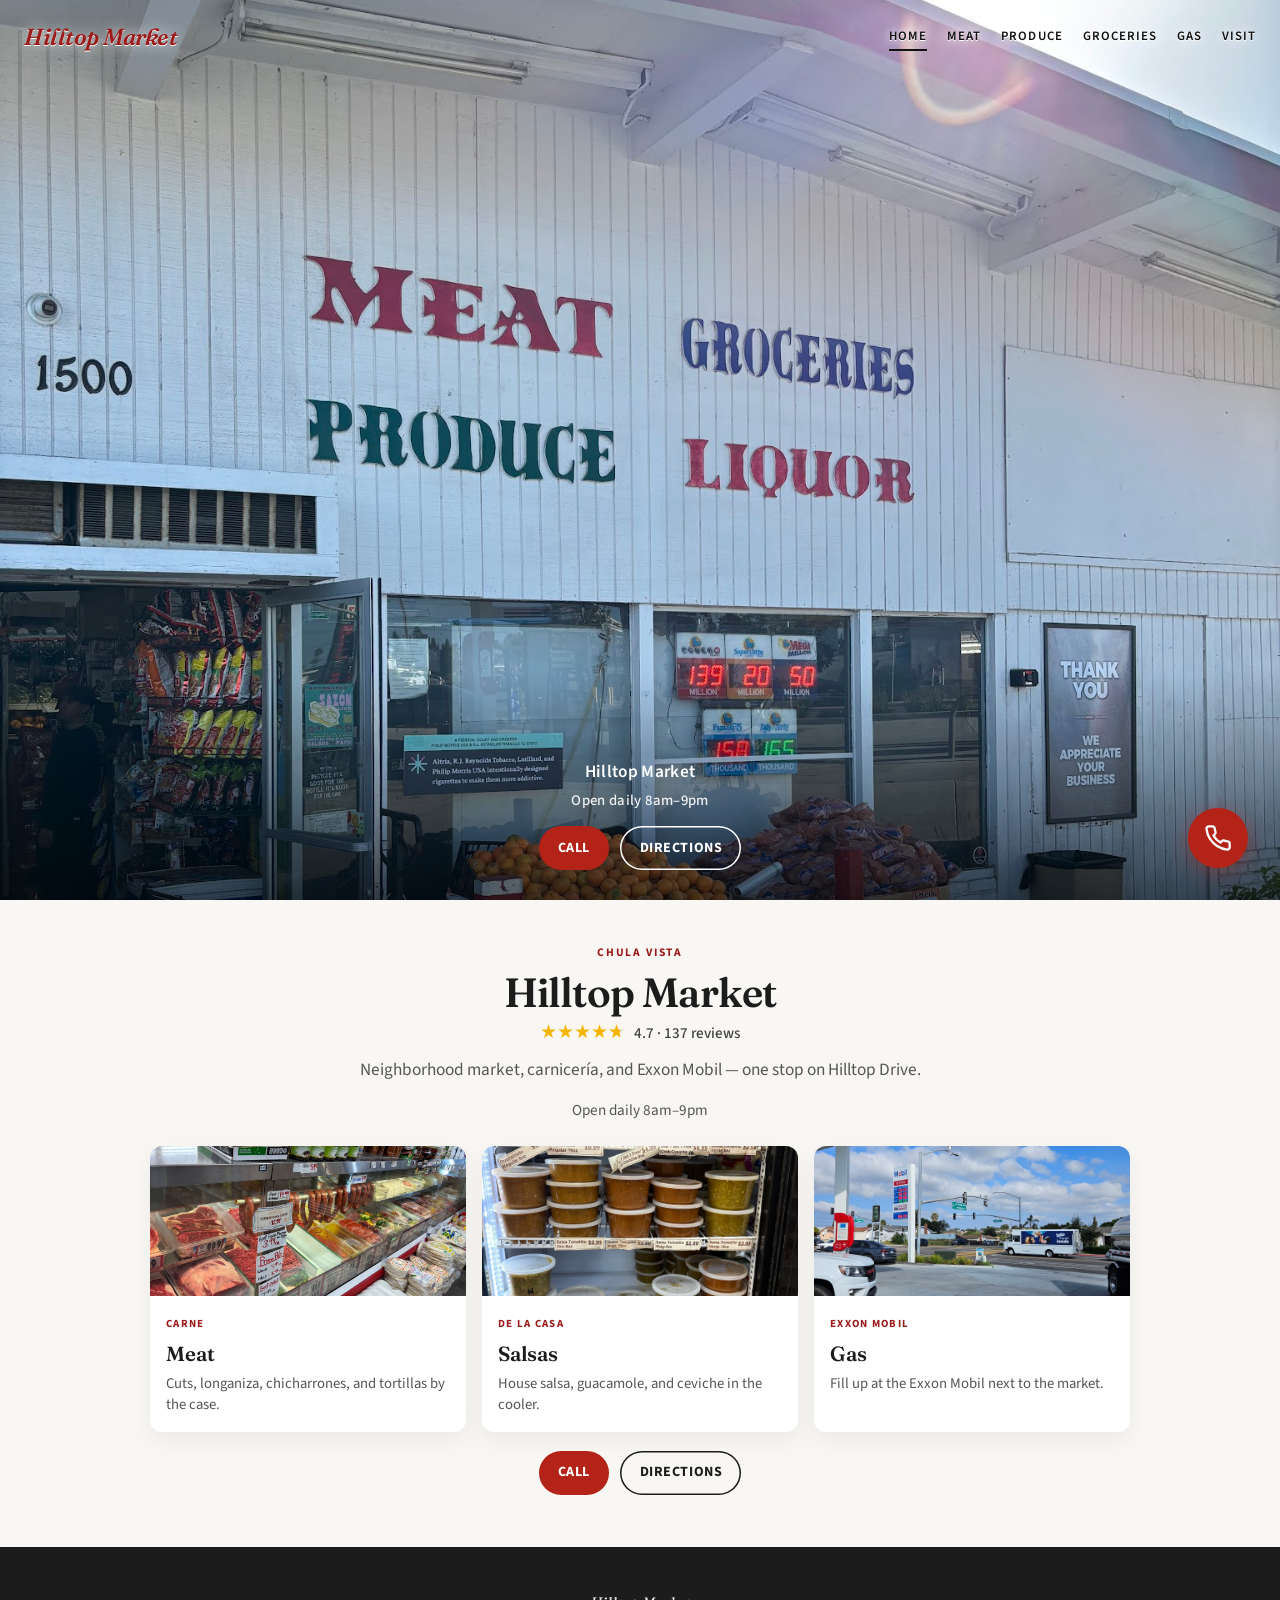
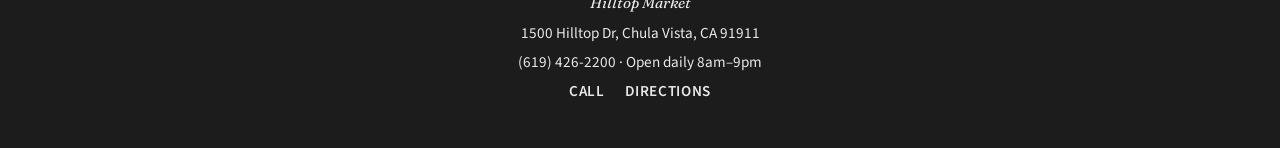
<file: index.html>
<!DOCTYPE html>
<html lang="en">
<head>
    <meta charset="UTF-8">
    <meta name="viewport" content="width=device-width, initial-scale=1.0">
    <title>Hilltop Market — Chula Vista</title>
    <meta name="description" content="Hilltop Market, 1500 Hilltop Dr, Chula Vista, CA 91911. Meat, produce, groceries, and Exxon Mobil gas. Open daily 8am–9pm.">
    <link rel="preconnect" href="https://fonts.googleapis.com">
    <link rel="preconnect" href="https://fonts.gstatic.com" crossorigin>
    <link href="https://fonts.googleapis.com/css2?family=Fraunces:ital,opsz,wght@0,9..144,600;1,9..144,600&family=Source+Sans+3:wght@400;600;700&display=swap" rel="stylesheet">
    <link rel="stylesheet" href="css/style.css">
</head>
<body>
    <header class="floating-header">
        <div class="header-content">
            <a class="logo" href="index.html">Hilltop Market</a>
            <button type="button" class="nav-toggle" aria-expanded="false" aria-controls="site-nav" aria-label="Open menu">
                <span></span>
            </button>
            <nav id="site-nav">
                <a href="index.html" class="is-current">Home</a>
                <a href="meat.html">Meat</a>
                <a href="produce.html">Produce</a>
                <a href="groceries.html">Groceries</a>
                <a href="gas.html">Gas</a>
                <a href="visit.html">Visit</a>
            </nav>
        </div>
    </header>

    <a href="tel:6194262200" class="tap-to-call" aria-label="Call Hilltop Market">
        <svg xmlns="http://www.w3.org/2000/svg" width="24" height="24" viewBox="0 0 24 24" fill="none" stroke="currentColor" stroke-width="2" stroke-linecap="round" stroke-linejoin="round">
            <path d="M22 16.92v3a2 2 0 0 1-2.18 2 19.79 19.79 0 0 1-8.63-3.07 19.5 19.5 0 0 1-6-6 19.79 19.79 0 0 1-3.07-8.67A2 2 0 0 1 4.11 2h3a2 2 0 0 1 2 1.72 12.84 12.84 0 0 0 .7 2.81 2 2 0 0 1-.45 2.11L8.09 9.91a16 16 0 0 0 6 6l1.27-1.27a2 2 0 0 1 2.11-.45 12.84 12.84 0 0 0 2.81.7A2 2 0 0 1 22 16.92z"></path>
        </svg>
    </a>

    <main>
        <figure class="hero-section hero-front">
            <img src="images/produce_oranges_potatoes_storefront_1.jpg" alt="Hilltop Market storefront wall letters for Meat, Produce, Groceries, and Liquor, with oranges and potatoes outside" loading="eager">
            <figcaption class="hero-dock">
                <span class="hero-dock-name">Hilltop Market</span>
                <span class="hero-dock-hours">Open daily 8am–9pm</span>
                <span class="hero-dock-actions">
                    <a class="btn btn-primary" href="tel:6194262200">Call</a>
                    <a class="btn btn-on-dark" href="visit.html">Directions</a>
                </span>
            </figcaption>
        </figure>

        <section class="info-section home-intro">
            <div class="info-content">
                <span class="kicker">Chula Vista</span>
                <h1>Hilltop Market</h1>
                <div class="rating" aria-label="Google rating 4.7 out of 5 from 137 reviews">
                    <span class="stars" aria-hidden="true">
                        <span class="star">★</span>
                        <span class="star">★</span>
                        <span class="star">★</span>
                        <span class="star">★</span>
                        <span class="star star-partial">★</span>
                    </span>
                    <span class="rating-meta">4.7 · 137 reviews</span>
                </div>
                <p class="lede">Neighborhood market, carnicería, and Exxon Mobil — one stop on Hilltop Drive.</p>
                <p class="hours">Open daily 8am–9pm</p>

                <div class="offer-grid">
                    <a class="offer" href="meat.html">
                        <img src="images/meat_case_full_showcase_1.jpg" alt="" width="400" height="150">
                        <div class="offer-body">
                            <span class="offer-kicker">Carne</span>
                            <span class="offer-title">Meat</span>
                            <p>Cuts, longaniza, chicharrones, and tortillas by the case.</p>
                        </div>
                    </a>
                    <a class="offer" href="groceries.html#salsas">
                        <img src="images/prepared_salsas_1.jpg" alt="" width="400" height="150">
                        <div class="offer-body">
                            <span class="offer-kicker">De la casa</span>
                            <span class="offer-title">Salsas</span>
                            <p>House salsa, guacamole, and ceviche in the cooler.</p>
                        </div>
                    </a>
                    <a class="offer" href="gas.html">
                        <img src="images/gas_mobil_pumps_1.jpg" alt="" width="400" height="150">
                        <div class="offer-body">
                            <span class="offer-kicker">Exxon Mobil</span>
                            <span class="offer-title">Gas</span>
                            <p>Fill up at the Exxon Mobil next to the market.</p>
                        </div>
                    </a>
                </div>

                <div class="actions">
                    <a class="btn btn-primary" href="tel:6194262200">Call</a>
                    <a class="btn btn-secondary" href="visit.html">Directions</a>
                </div>
            </div>
        </section>
    </main>

    <footer>
        <div class="footer-content">
            <p class="footer-name">Hilltop Market</p>
            <p>1500 Hilltop Dr, Chula Vista, CA 91911</p>
            <p><a href="tel:6194262200">(619) 426-2200</a> · Open daily 8am–9pm</p>
            <p class="footer-links">
                <a href="tel:6194262200">Call</a>
                <a href="visit.html">Directions</a>
            </p>
        </div>
    </footer>

    <script src="js/main.js"></script>
</body>
</html>
</file>
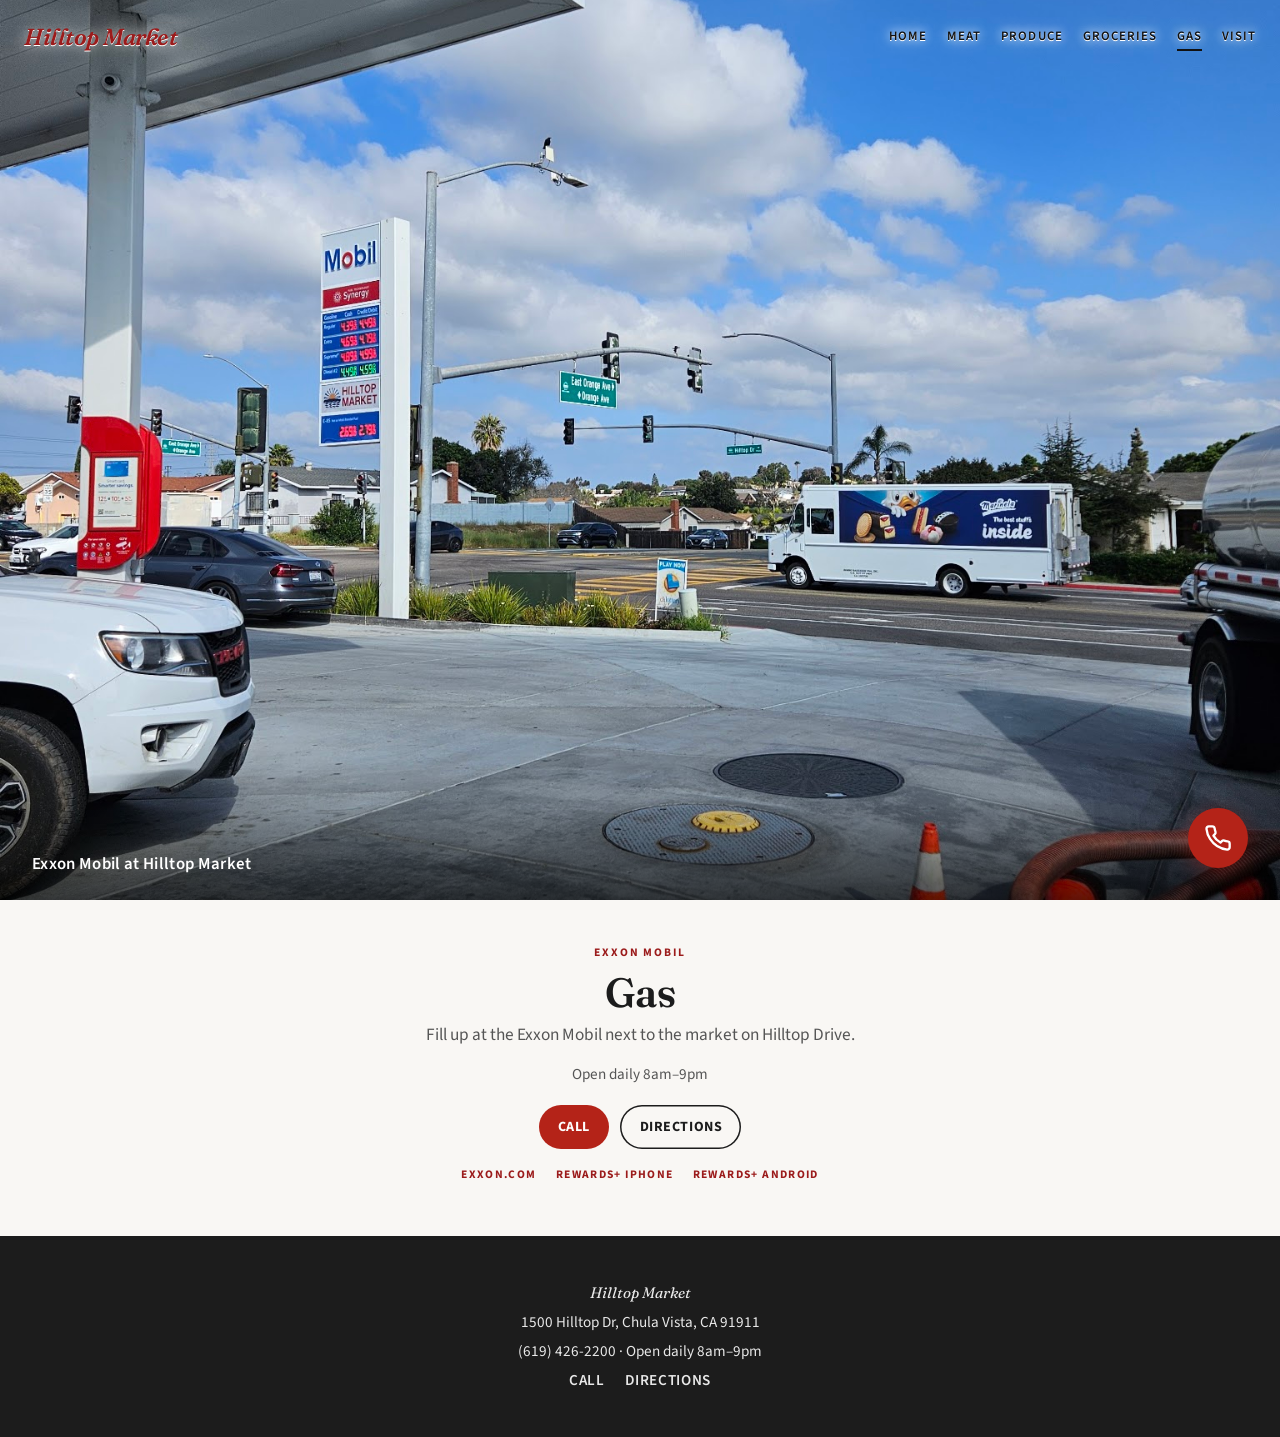
<file: gas.html>
<!DOCTYPE html>
<html lang="en">
<head>
    <meta charset="UTF-8">
    <meta name="viewport" content="width=device-width, initial-scale=1.0">
    <title>Gas — Hilltop Market</title>
    <meta name="description" content="Exxon Mobil gas at Hilltop Market, 1500 Hilltop Dr, Chula Vista, CA 91911. Open daily 8am–9pm.">
    <link rel="preconnect" href="https://fonts.googleapis.com">
    <link rel="preconnect" href="https://fonts.gstatic.com" crossorigin>
    <link href="https://fonts.googleapis.com/css2?family=Fraunces:ital,opsz,wght@0,9..144,600;1,9..144,600&family=Source+Sans+3:wght@400;600;700&display=swap" rel="stylesheet">
    <link rel="stylesheet" href="css/style.css">
</head>
<body>
    <header class="floating-header">
        <div class="header-content">
            <a class="logo" href="index.html">Hilltop Market</a>
            <button type="button" class="nav-toggle" aria-expanded="false" aria-controls="site-nav" aria-label="Open menu">
                <span></span>
            </button>
            <nav id="site-nav">
                <a href="index.html">Home</a>
                <a href="meat.html">Meat</a>
                <a href="produce.html">Produce</a>
                <a href="groceries.html">Groceries</a>
                <a href="gas.html" class="is-current">Gas</a>
                <a href="visit.html">Visit</a>
            </nav>
        </div>
    </header>

    <a href="tel:6194262200" class="tap-to-call" aria-label="Call Hilltop Market">
        <svg xmlns="http://www.w3.org/2000/svg" width="24" height="24" viewBox="0 0 24 24" fill="none" stroke="currentColor" stroke-width="2" stroke-linecap="round" stroke-linejoin="round">
            <path d="M22 16.92v3a2 2 0 0 1-2.18 2 19.79 19.79 0 0 1-8.63-3.07 19.5 19.5 0 0 1-6-6 19.79 19.79 0 0 1-3.07-8.67A2 2 0 0 1 4.11 2h3a2 2 0 0 1 2 1.72 12.84 12.84 0 0 0 .7 2.81 2 2 0 0 1-.45 2.11L8.09 9.91a16 16 0 0 0 6 6l1.27-1.27a2 2 0 0 1 2.11-.45 12.84 12.84 0 0 0 2.81.7A2 2 0 0 1 22 16.92z"></path>
        </svg>
    </a>

    <main>
        <figure class="hero-section">
            <img src="images/gas_mobil_pumps_1.jpg" alt="Exxon Mobil pumps and price sign with Hilltop Market branding" loading="eager">
            <figcaption>Exxon Mobil at Hilltop Market</figcaption>
        </figure>

        <section class="info-section">
            <div class="info-content">
                <span class="kicker">Exxon Mobil</span>
                <h1>Gas</h1>
                <p class="lede">Fill up at the Exxon Mobil next to the market on Hilltop Drive.</p>
                <p class="hours">Open daily 8am–9pm</p>
                <div class="actions">
                    <a class="btn btn-primary" href="tel:6194262200">Call</a>
                    <a class="btn btn-secondary" href="visit.html">Directions</a>
                </div>
                <div class="brand-links">
                    <a href="https://www.exxon.com/" target="_blank" rel="noopener noreferrer">Exxon.com</a>
                    <a href="https://apps.apple.com/us/app/exxon-mobil-rewards/id668175318" target="_blank" rel="noopener noreferrer">Rewards+ iPhone</a>
                    <a href="https://play.google.com/store/apps/details?id=com.webmarketing.exxonmpl" target="_blank" rel="noopener noreferrer">Rewards+ Android</a>
                </div>
            </div>
        </section>
    </main>

    <footer>
        <div class="footer-content">
            <p class="footer-name">Hilltop Market</p>
            <p>1500 Hilltop Dr, Chula Vista, CA 91911</p>
            <p><a href="tel:6194262200">(619) 426-2200</a> · Open daily 8am–9pm</p>
            <p class="footer-links">
                <a href="tel:6194262200">Call</a>
                <a href="visit.html">Directions</a>
            </p>
        </div>
    </footer>

    <script src="js/main.js"></script>
</body>
</html>
</file>
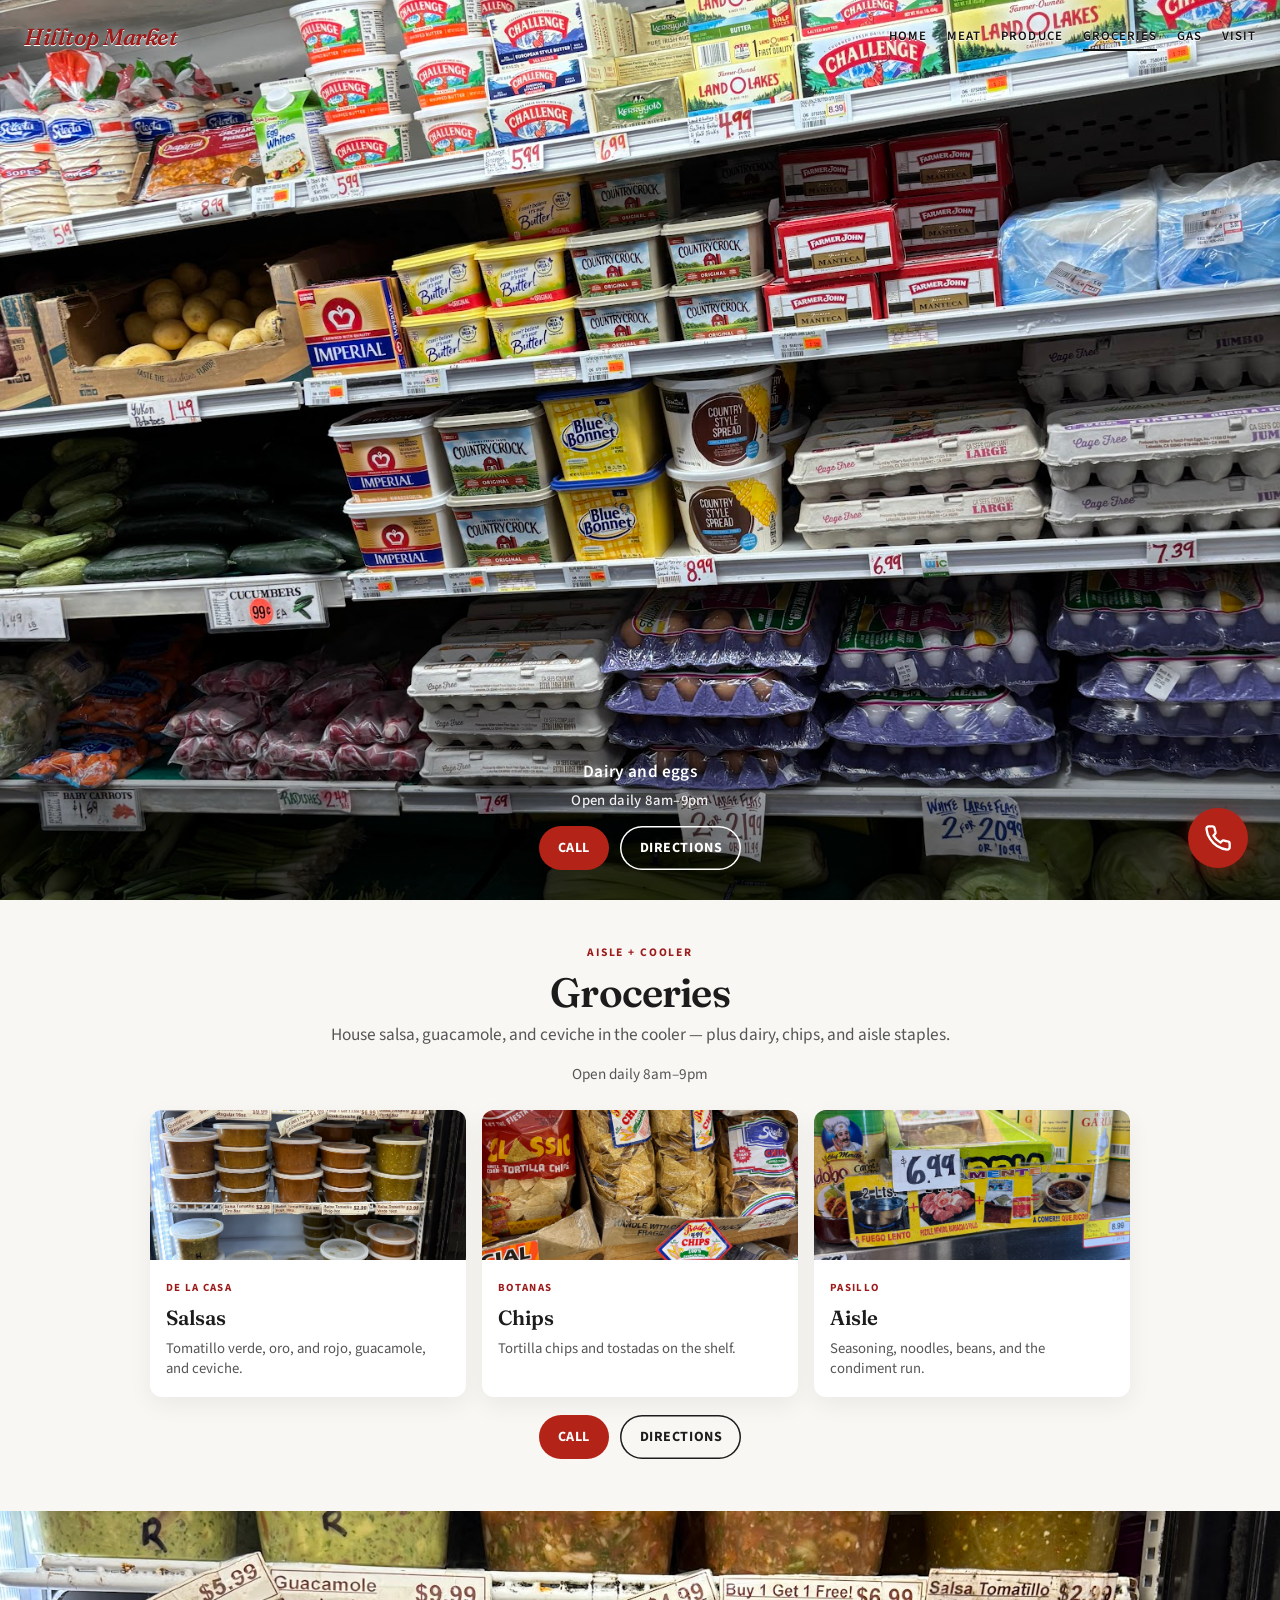
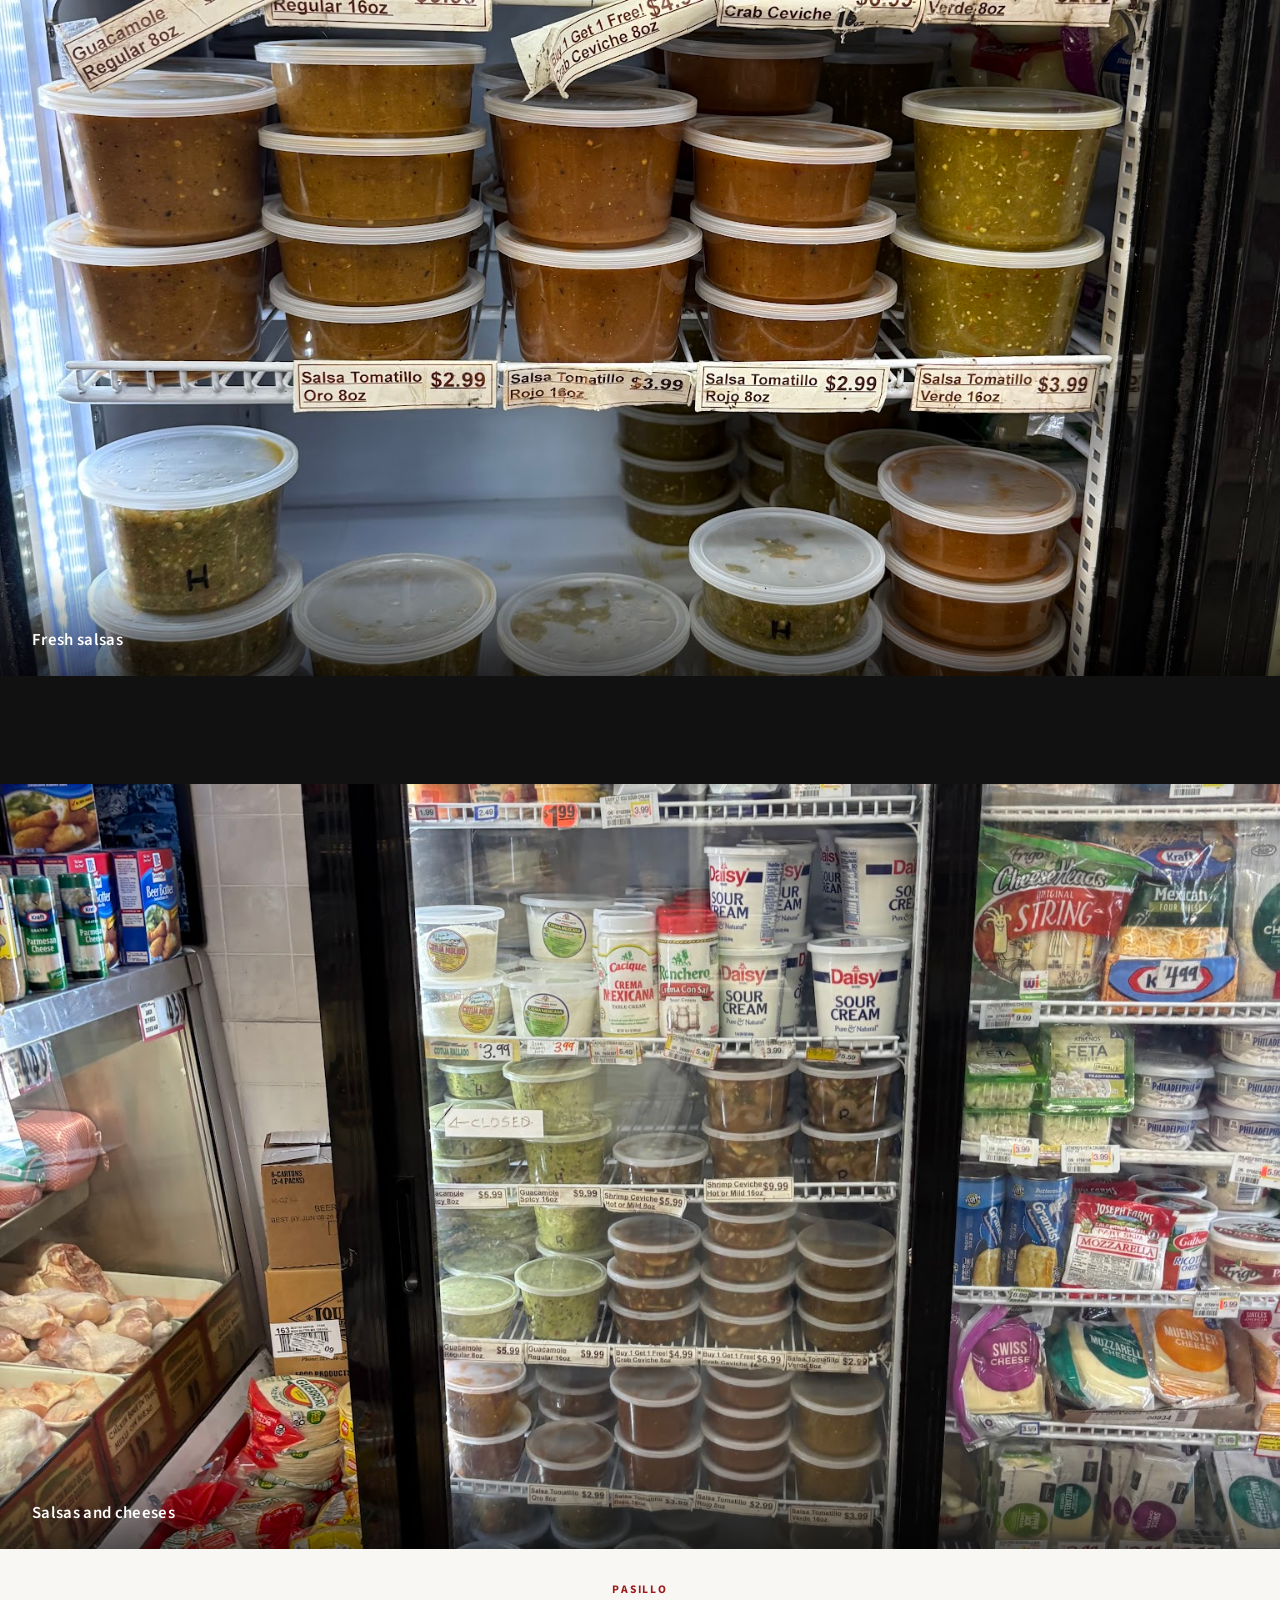
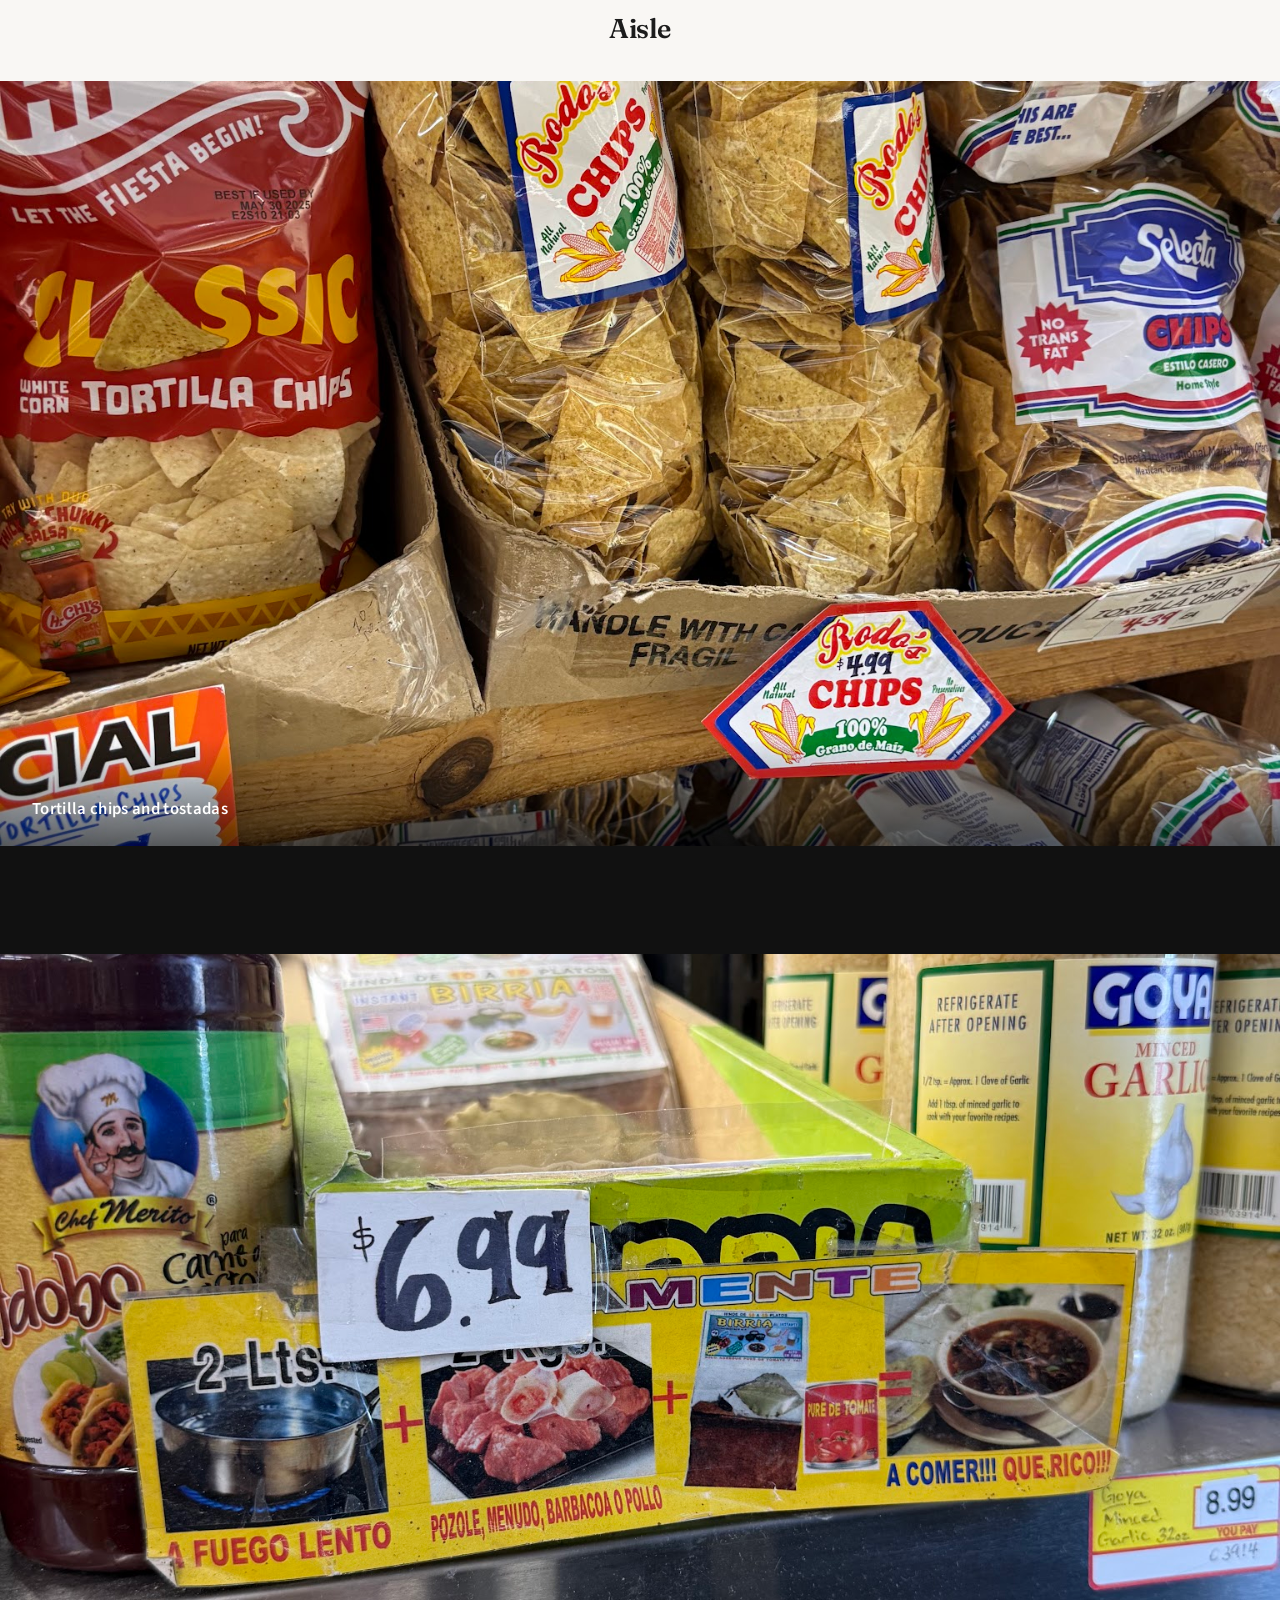
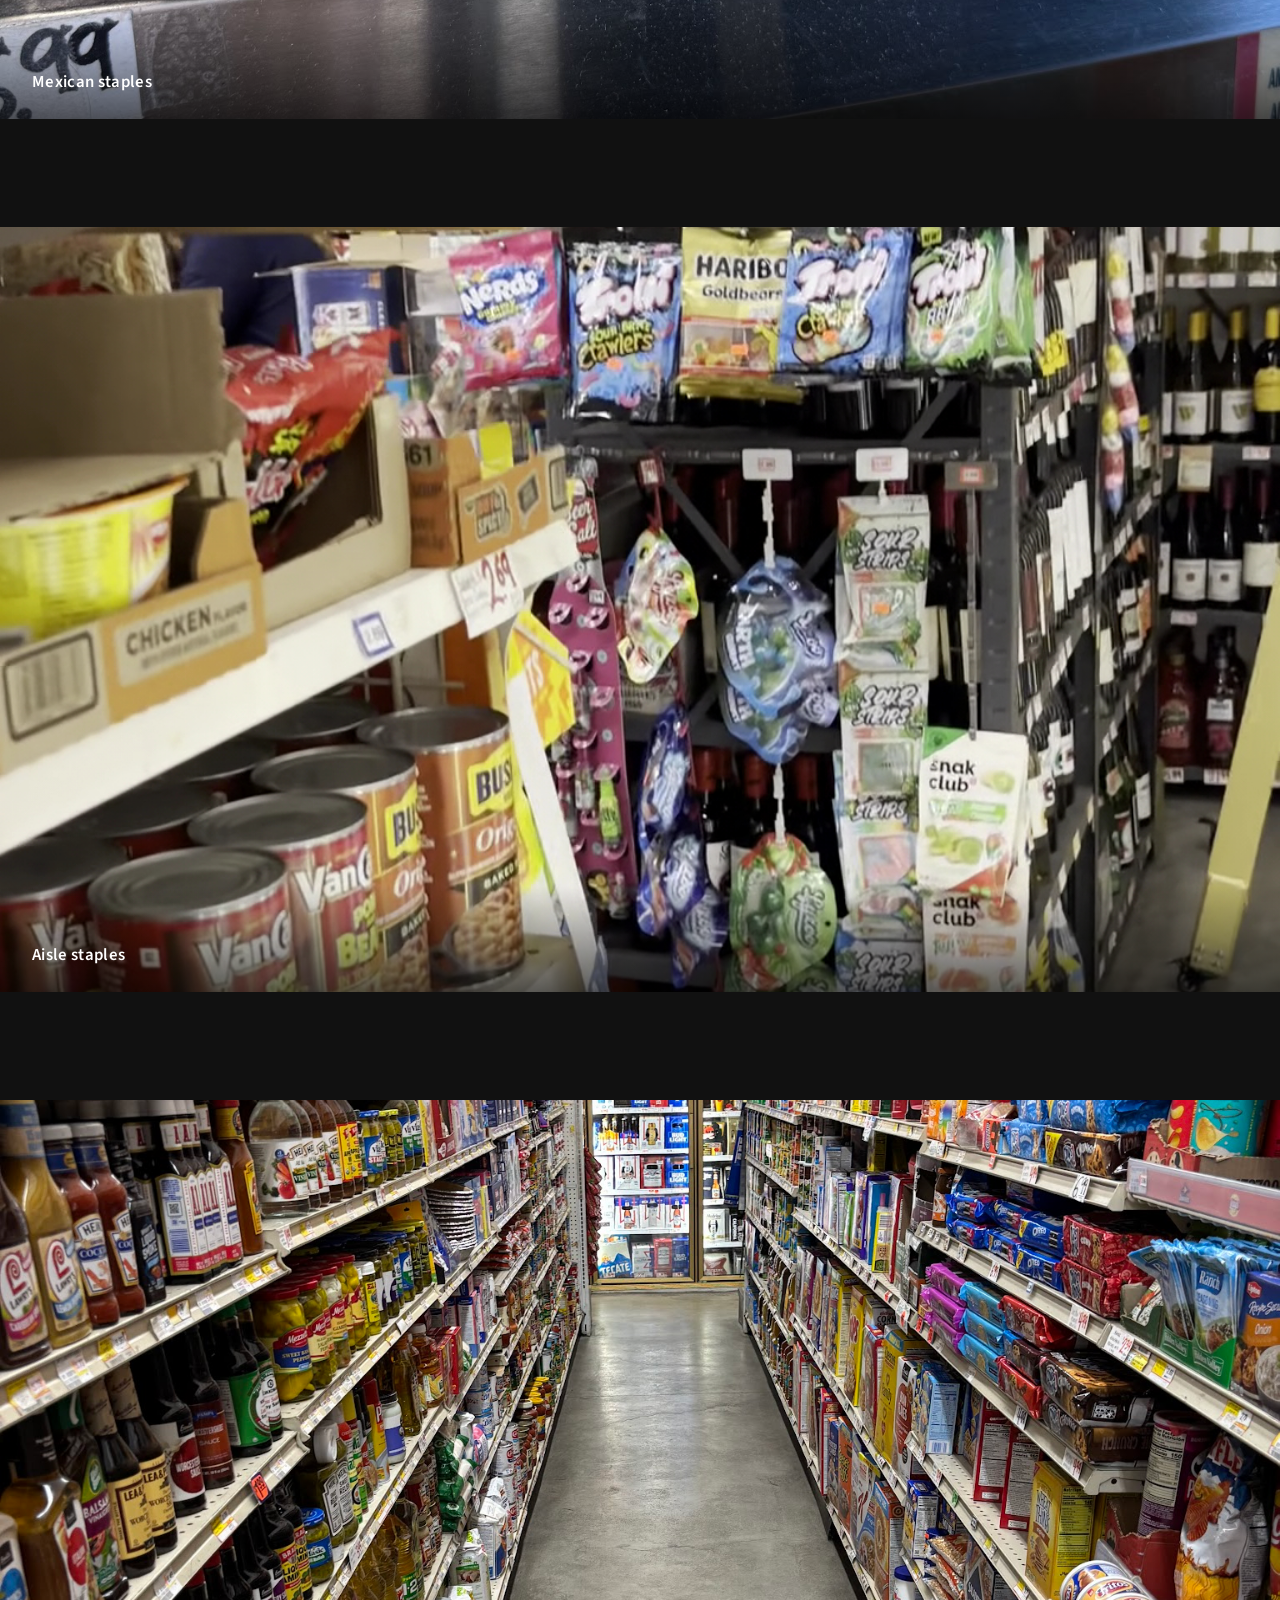
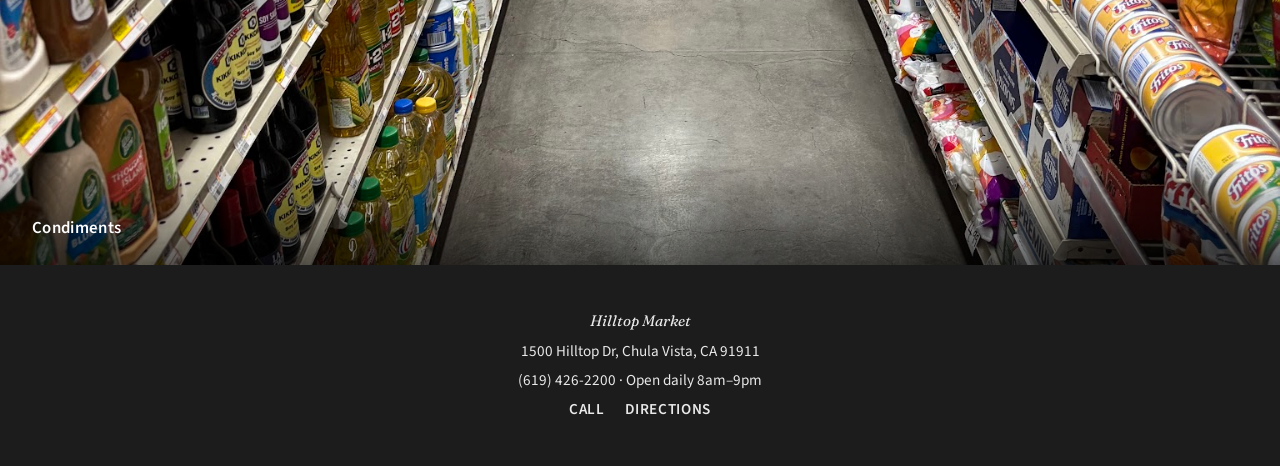
<file: groceries.html>
<!DOCTYPE html>
<html lang="en">
<head>
    <meta charset="UTF-8">
    <meta name="viewport" content="width=device-width, initial-scale=1.0">
    <title>Groceries — Hilltop Market</title>
    <meta name="description" content="House salsa, guacamole, and ceviche, plus dairy and aisle staples at Hilltop Market in Chula Vista. Open daily 8am–9pm.">
    <link rel="preconnect" href="https://fonts.googleapis.com">
    <link rel="preconnect" href="https://fonts.gstatic.com" crossorigin>
    <link href="https://fonts.googleapis.com/css2?family=Fraunces:ital,opsz,wght@0,9..144,600;1,9..144,600&family=Source+Sans+3:wght@400;600;700&display=swap" rel="stylesheet">
    <link rel="stylesheet" href="css/style.css">
</head>
<body>
    <header class="floating-header">
        <div class="header-content">
            <a class="logo" href="index.html">Hilltop Market</a>
            <button type="button" class="nav-toggle" aria-expanded="false" aria-controls="site-nav" aria-label="Open menu">
                <span></span>
            </button>
            <nav id="site-nav">
                <a href="index.html">Home</a>
                <a href="meat.html">Meat</a>
                <a href="produce.html">Produce</a>
                <a href="groceries.html" class="is-current">Groceries</a>
                <a href="gas.html">Gas</a>
                <a href="visit.html">Visit</a>
            </nav>
        </div>
    </header>

    <a href="tel:6194262200" class="tap-to-call" aria-label="Call Hilltop Market">
        <svg xmlns="http://www.w3.org/2000/svg" width="24" height="24" viewBox="0 0 24 24" fill="none" stroke="currentColor" stroke-width="2" stroke-linecap="round" stroke-linejoin="round">
            <path d="M22 16.92v3a2 2 0 0 1-2.18 2 19.79 19.79 0 0 1-8.63-3.07 19.5 19.5 0 0 1-6-6 19.79 19.79 0 0 1-3.07-8.67A2 2 0 0 1 4.11 2h3a2 2 0 0 1 2 1.72 12.84 12.84 0 0 0 .7 2.81 2 2 0 0 1-.45 2.11L8.09 9.91a16 16 0 0 0 6 6l1.27-1.27a2 2 0 0 1 2.11-.45 12.84 12.84 0 0 0 2.81.7A2 2 0 0 1 22 16.92z"></path>
        </svg>
    </a>

    <main>
        <figure class="hero-section">
            <img src="images/grocery_dairy_eggs_produce_1.jpg" alt="Dairy, eggs, and groceries in the refrigerated case" loading="eager">
            <figcaption class="hero-dock">
                <span class="hero-dock-name">Dairy and eggs</span>
                <span class="hero-dock-hours">Open daily 8am–9pm</span>
                <span class="hero-dock-actions">
                    <a class="btn btn-primary" href="tel:6194262200">Call</a>
                    <a class="btn btn-on-dark" href="visit.html">Directions</a>
                </span>
            </figcaption>
        </figure>

        <section class="info-section dept-intro">
            <div class="info-content">
                <span class="kicker">Aisle + cooler</span>
                <h1>Groceries</h1>
                <p class="lede">House salsa, guacamole, and ceviche in the cooler — plus dairy, chips, and aisle staples.</p>
                <p class="hours">Open daily 8am–9pm</p>

                <div class="offer-grid">
                    <a class="offer" href="#salsas">
                        <img src="images/prepared_salsas_1.jpg" alt="" width="400" height="150">
                        <div class="offer-body">
                            <span class="offer-kicker">De la casa</span>
                            <span class="offer-title">Salsas</span>
                            <p>Tomatillo verde, oro, and rojo, guacamole, and ceviche.</p>
                        </div>
                    </a>
                    <a class="offer" href="#chips">
                        <img src="images/grocery_tortilla_chips_1.jpg" alt="" width="400" height="150">
                        <div class="offer-body">
                            <span class="offer-kicker">Botanas</span>
                            <span class="offer-title">Chips</span>
                            <p>Tortilla chips and tostadas on the shelf.</p>
                        </div>
                    </a>
                    <a class="offer" href="#aisle">
                        <img src="images/grocery_chef_merito_birria_garlic_1.jpg" alt="" width="400" height="150">
                        <div class="offer-body">
                            <span class="offer-kicker">Pasillo</span>
                            <span class="offer-title">Aisle</span>
                            <p>Seasoning, noodles, beans, and the condiment run.</p>
                        </div>
                    </a>
                </div>

                <div class="actions">
                    <a class="btn btn-primary" href="tel:6194262200">Call</a>
                    <a class="btn btn-secondary" href="visit.html">Directions</a>
                </div>
            </div>
        </section>

        <figure class="photo-block" id="salsas">
            <img src="images/prepared_salsas_1.jpg" alt="House-made salsa, guacamole, and ceviche in the cooler" loading="lazy">
            <figcaption>Fresh salsas</figcaption>
        </figure>

        <figure class="photo-block">
            <img src="images/prepared_salsas_and_cheeses_1.jpg" alt="Salsas and cheeses in the glass cooler" loading="lazy">
            <figcaption>Salsas and cheeses</figcaption>
        </figure>

        <section class="cluster-band">
            <span class="kicker">Pasillo</span>
            <h2>Aisle</h2>
        </section>

        <figure class="photo-block" id="chips">
            <img src="images/grocery_tortilla_chips_1.jpg" alt="Tortilla chips and tostadas on the shelf" loading="lazy">
            <figcaption>Tortilla chips and tostadas</figcaption>
        </figure>

        <figure class="photo-block" id="aisle">
            <img src="images/grocery_chef_merito_birria_garlic_1.jpg" alt="Instant birria seasoning and grocery staples" loading="lazy">
            <figcaption>Mexican staples</figcaption>
        </figure>

        <figure class="photo-block">
            <img src="images/grocery_ramen_candy_wine_1.jpg" alt="Beans, noodles, and snacks in the grocery aisle" loading="lazy">
            <figcaption>Aisle staples</figcaption>
        </figure>

        <figure class="photo-block">
            <img src="images/grocery_condiments_1.jpg" alt="Grocery aisle with oils, snacks, and coolers" loading="lazy">
            <figcaption>Condiments</figcaption>
        </figure>
    </main>

    <footer>
        <div class="footer-content">
            <p class="footer-name">Hilltop Market</p>
            <p>1500 Hilltop Dr, Chula Vista, CA 91911</p>
            <p><a href="tel:6194262200">(619) 426-2200</a> · Open daily 8am–9pm</p>
            <p class="footer-links">
                <a href="tel:6194262200">Call</a>
                <a href="visit.html">Directions</a>
            </p>
        </div>
    </footer>

    <script src="js/main.js"></script>
</body>
</html>
</file>
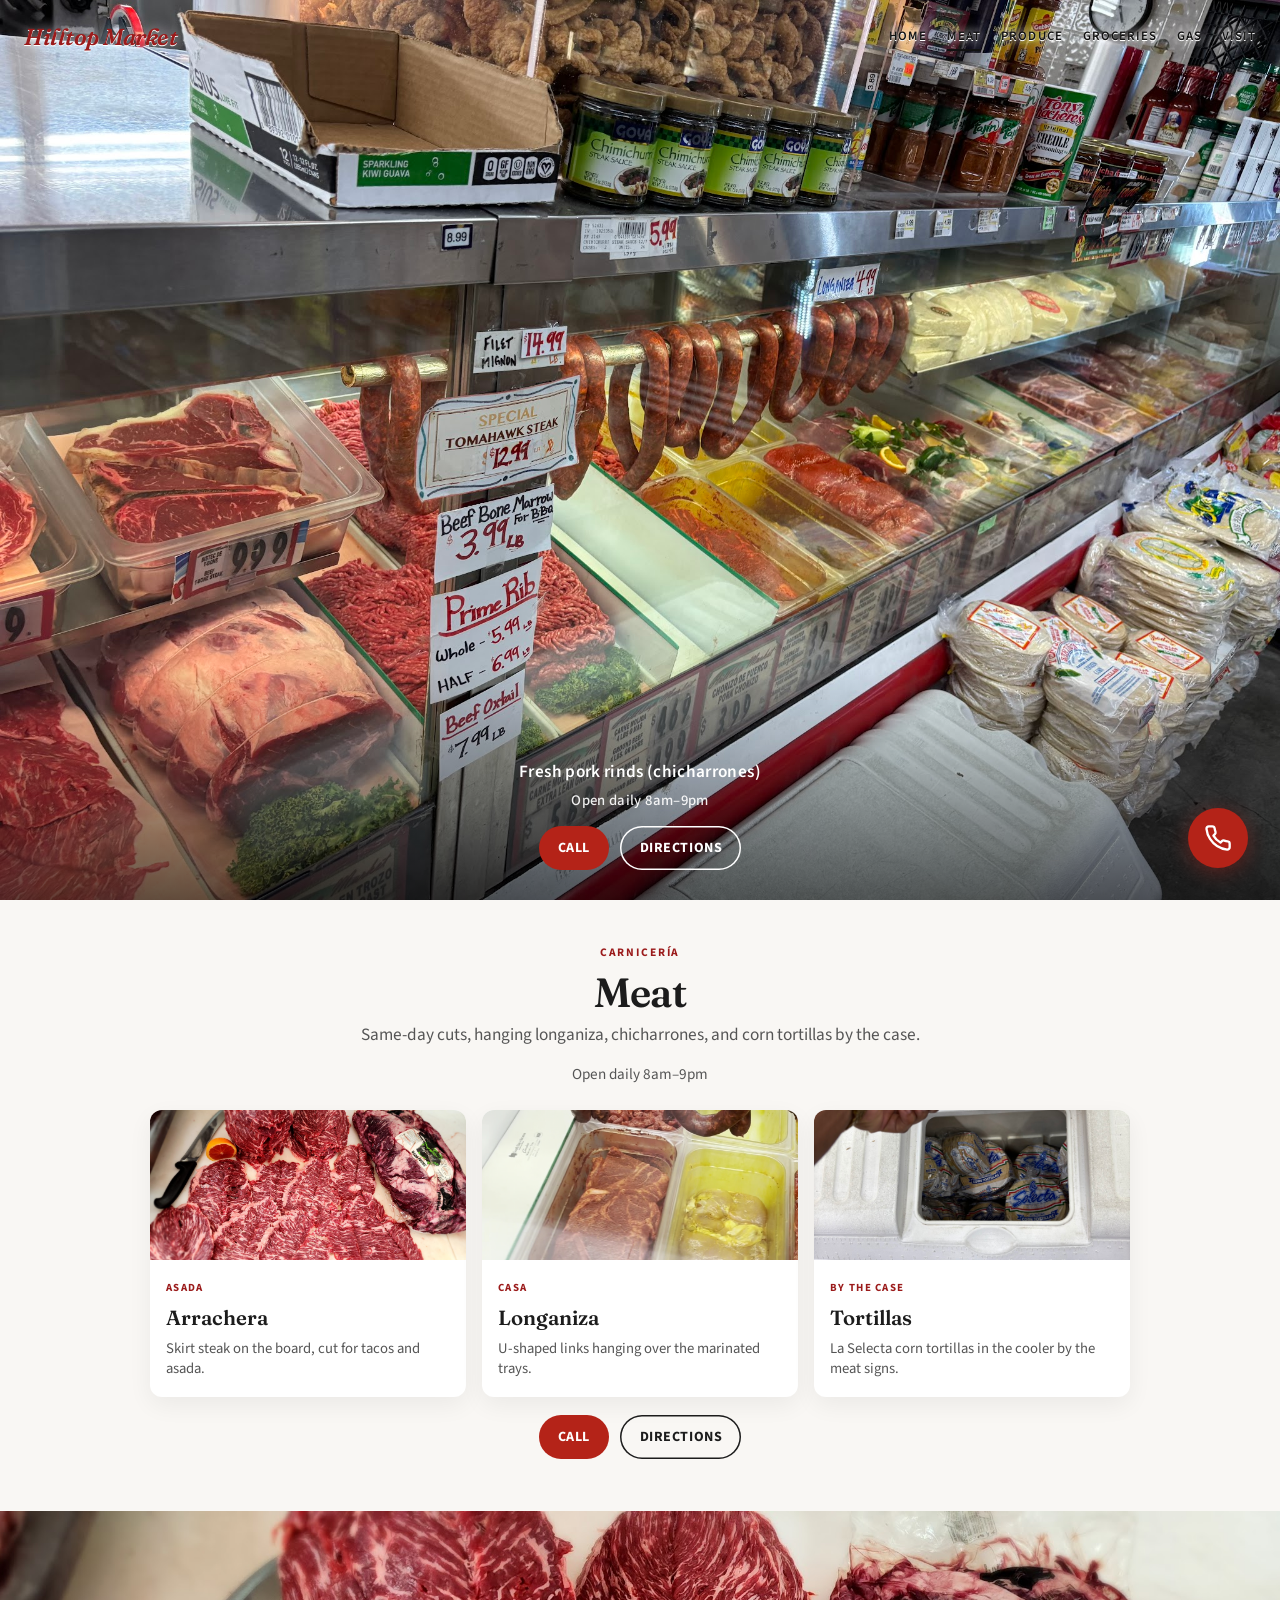
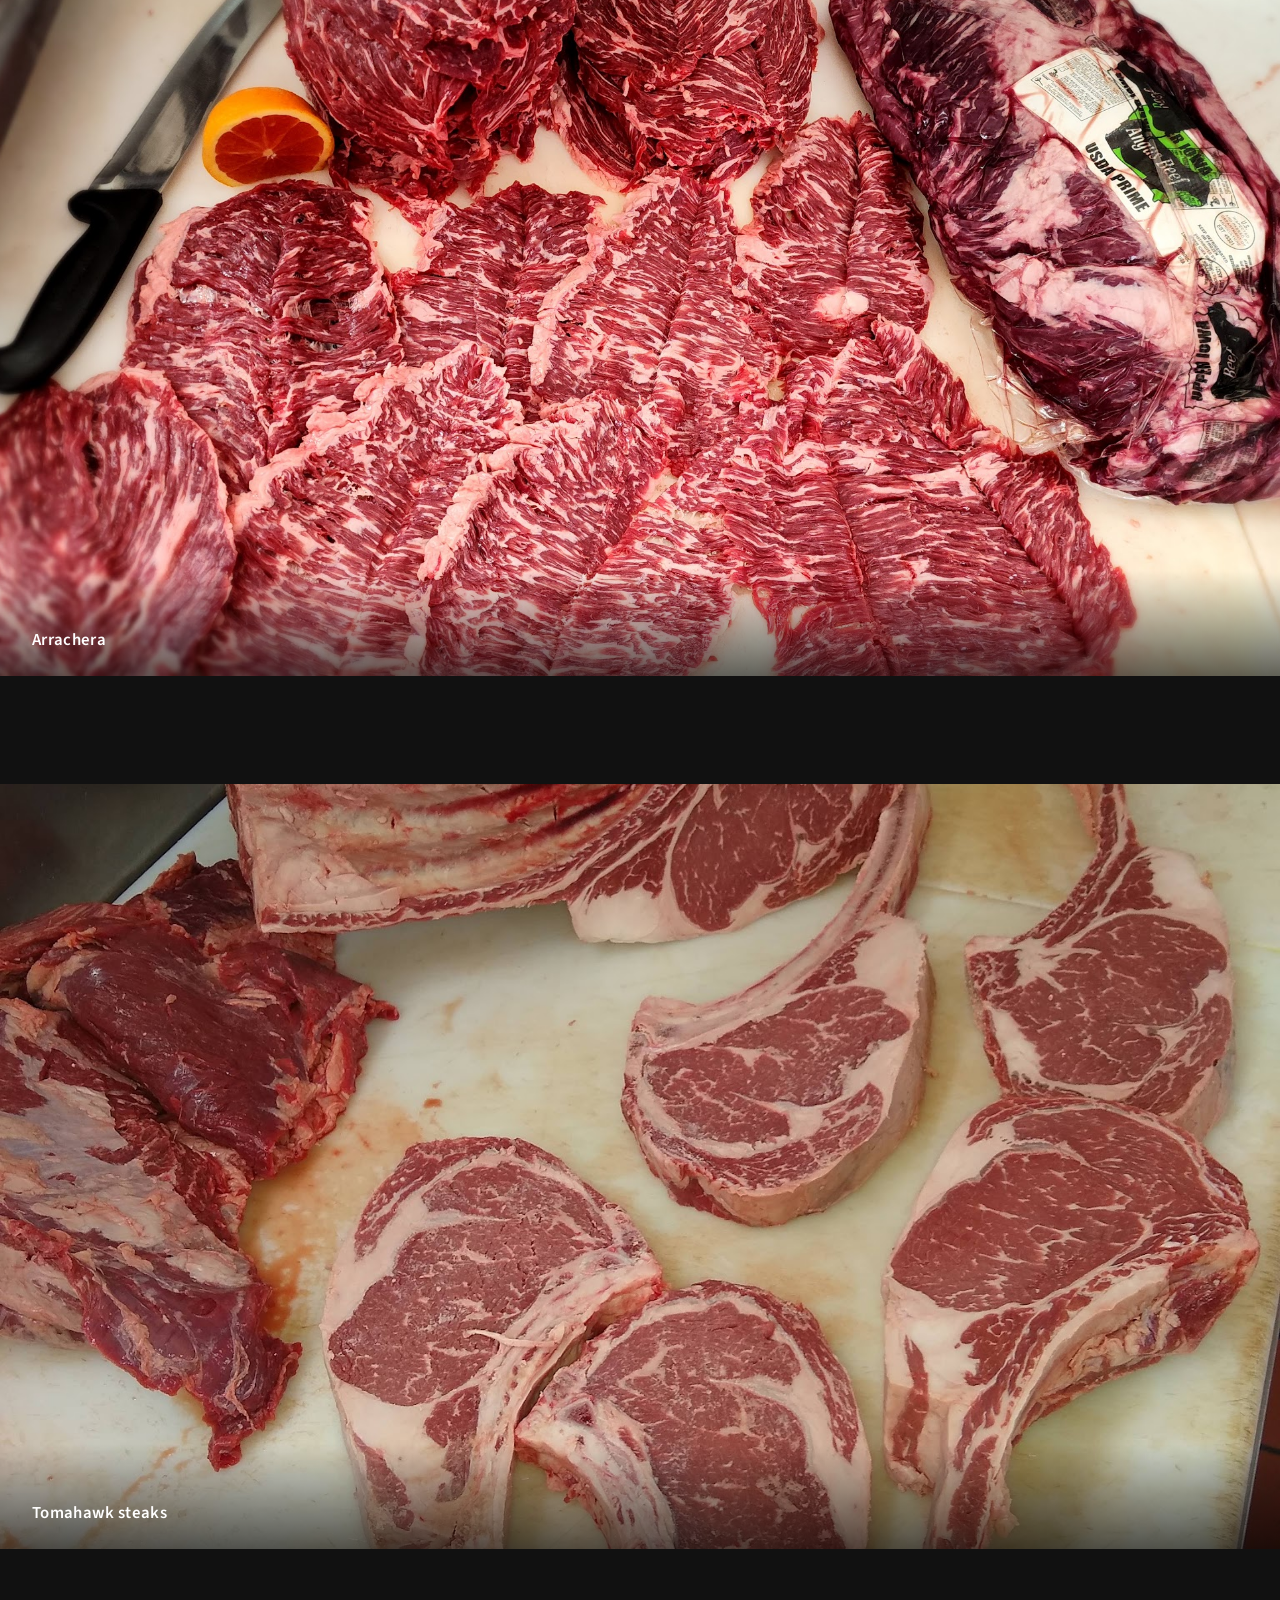
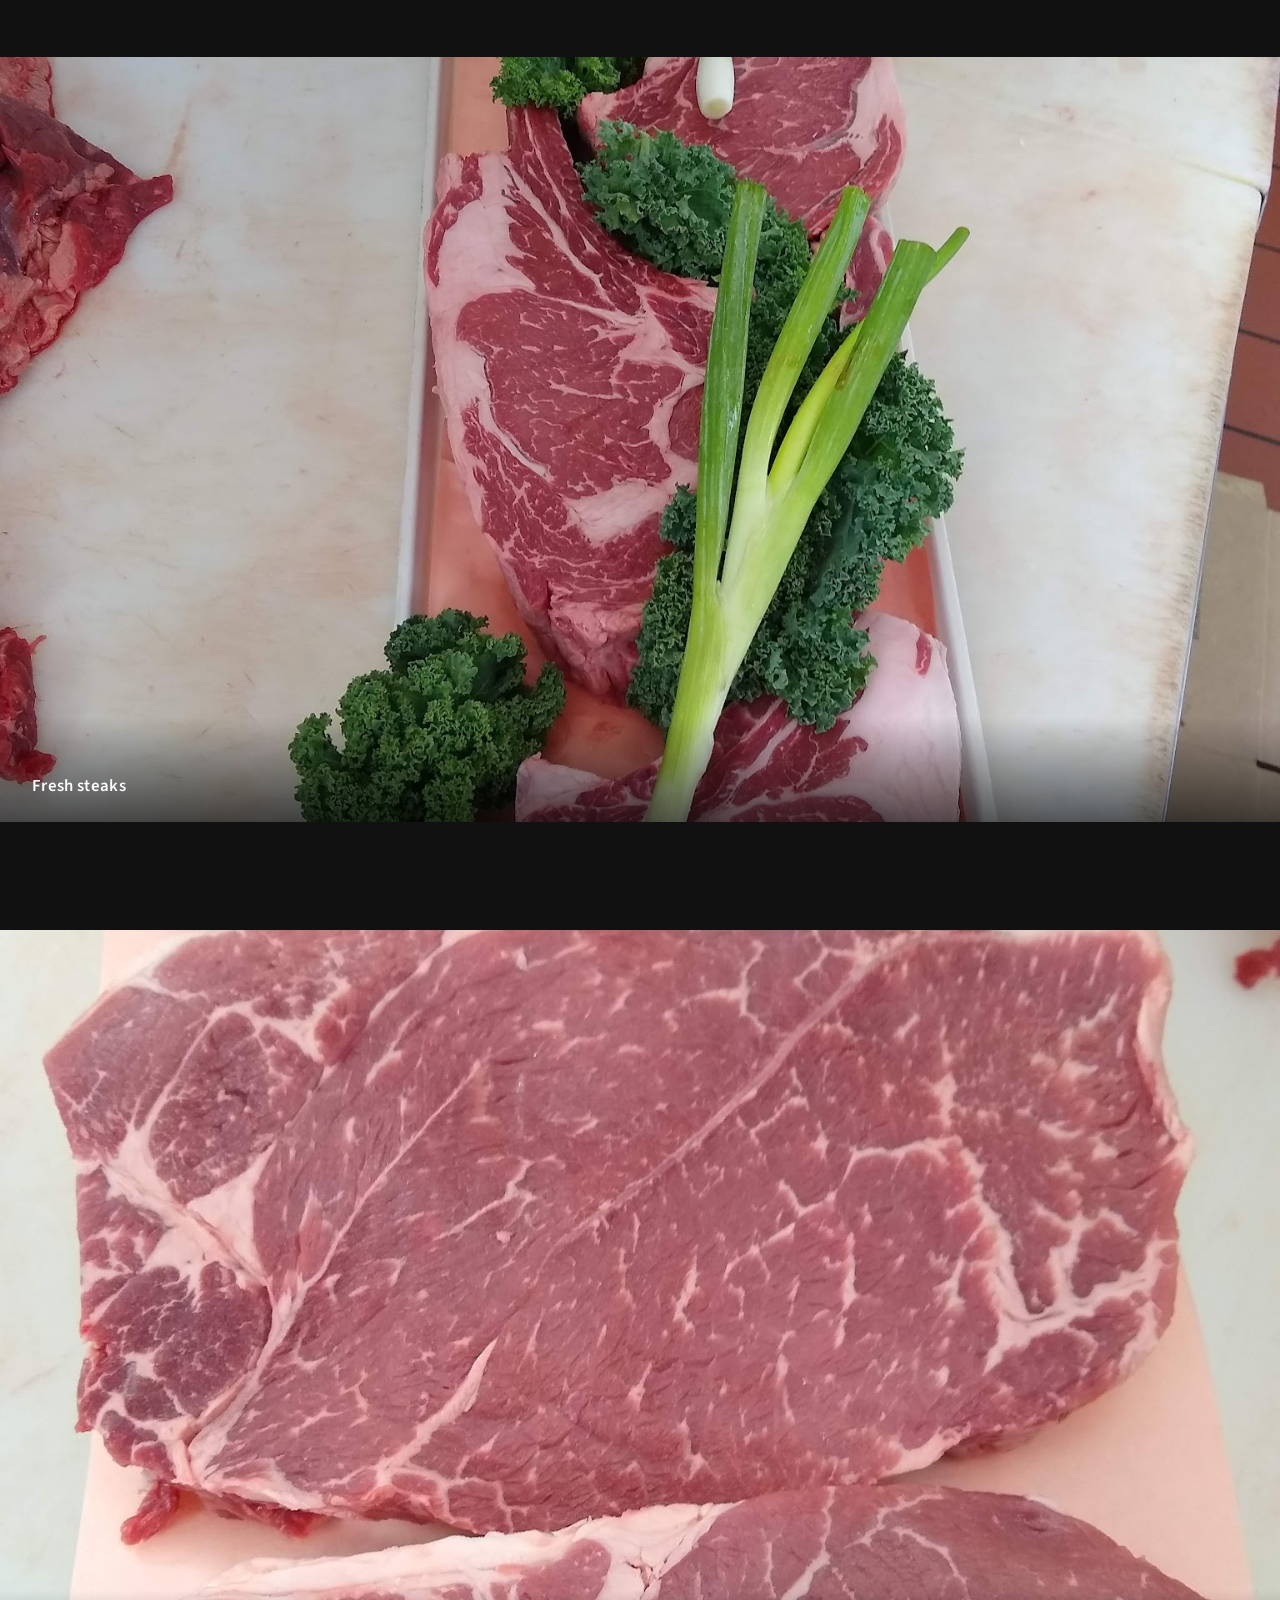
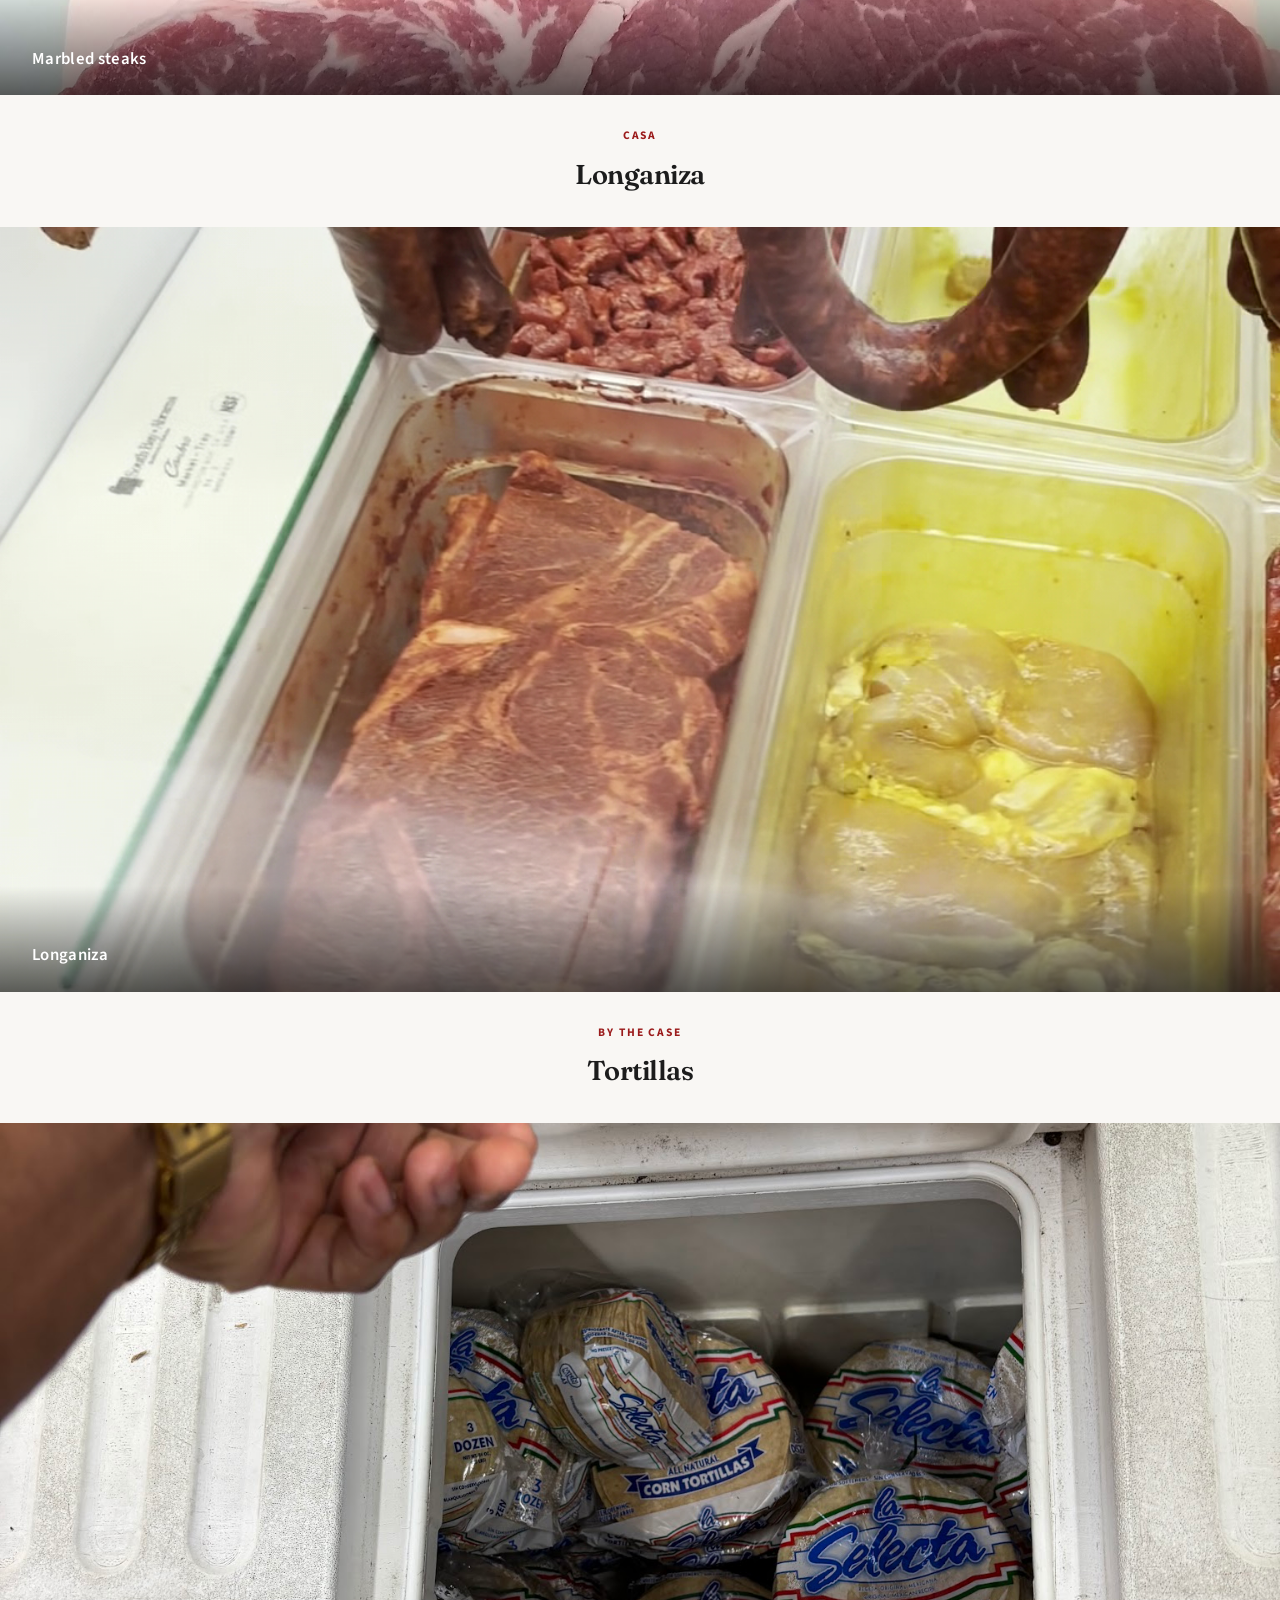
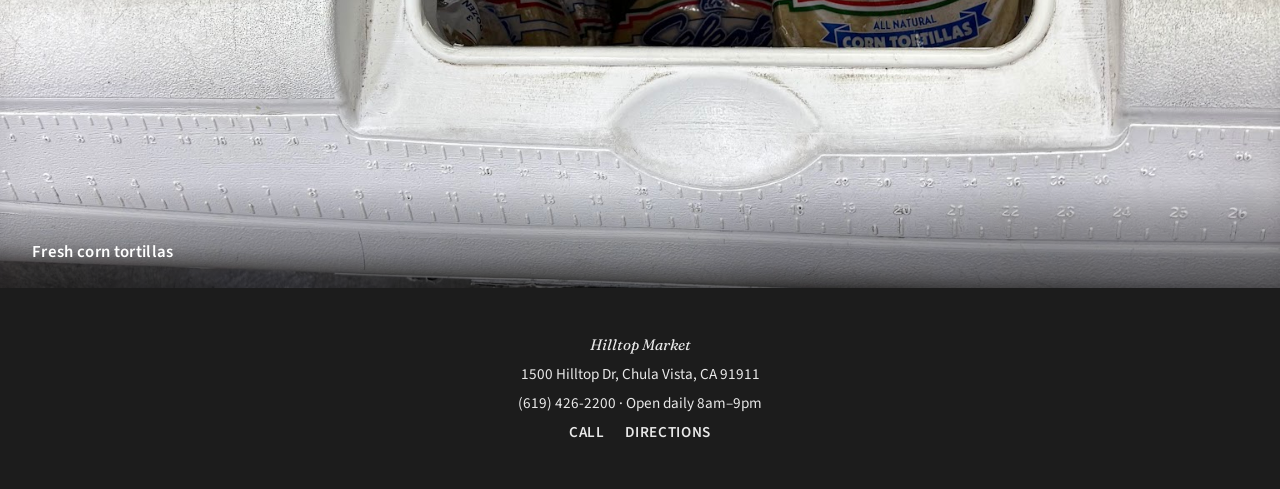
<file: meat.html>
<!DOCTYPE html>
<html lang="en">
<head>
    <meta charset="UTF-8">
    <meta name="viewport" content="width=device-width, initial-scale=1.0">
    <title>Meat — Hilltop Market</title>
    <meta name="description" content="Carnicería at Hilltop Market in Chula Vista. Arrachera, longaniza, chicharrones, and corn tortillas. Open daily 8am–9pm.">
    <link rel="preconnect" href="https://fonts.googleapis.com">
    <link rel="preconnect" href="https://fonts.gstatic.com" crossorigin>
    <link href="https://fonts.googleapis.com/css2?family=Fraunces:ital,opsz,wght@0,9..144,600;1,9..144,600&family=Source+Sans+3:wght@400;600;700&display=swap" rel="stylesheet">
    <link rel="stylesheet" href="css/style.css">
</head>
<body>
    <header class="floating-header">
        <div class="header-content">
            <a class="logo" href="index.html">Hilltop Market</a>
            <button type="button" class="nav-toggle" aria-expanded="false" aria-controls="site-nav" aria-label="Open menu">
                <span></span>
            </button>
            <nav id="site-nav">
                <a href="index.html">Home</a>
                <a href="meat.html" class="is-current">Meat</a>
                <a href="produce.html">Produce</a>
                <a href="groceries.html">Groceries</a>
                <a href="gas.html">Gas</a>
                <a href="visit.html">Visit</a>
            </nav>
        </div>
    </header>

    <a href="tel:6194262200" class="tap-to-call" aria-label="Call Hilltop Market">
        <svg xmlns="http://www.w3.org/2000/svg" width="24" height="24" viewBox="0 0 24 24" fill="none" stroke="currentColor" stroke-width="2" stroke-linecap="round" stroke-linejoin="round">
            <path d="M22 16.92v3a2 2 0 0 1-2.18 2 19.79 19.79 0 0 1-8.63-3.07 19.5 19.5 0 0 1-6-6 19.79 19.79 0 0 1-3.07-8.67A2 2 0 0 1 4.11 2h3a2 2 0 0 1 2 1.72 12.84 12.84 0 0 0 .7 2.81 2 2 0 0 1-.45 2.11L8.09 9.91a16 16 0 0 0 6 6l1.27-1.27a2 2 0 0 1 2.11-.45 12.84 12.84 0 0 0 2.81.7A2 2 0 0 1 22 16.92z"></path>
        </svg>
    </a>

    <main>
        <figure class="hero-section">
            <img src="images/meat_case_full_showcase_1.jpg" alt="Full meat case with prime rib, T-bones, hanging longaniza, marinated trays, and pork rinds on top" loading="eager">
            <figcaption class="hero-dock">
                <span class="hero-dock-name">Fresh pork rinds (chicharrones)</span>
                <span class="hero-dock-hours">Open daily 8am–9pm</span>
                <span class="hero-dock-actions">
                    <a class="btn btn-primary" href="tel:6194262200">Call</a>
                    <a class="btn btn-on-dark" href="visit.html">Directions</a>
                </span>
            </figcaption>
        </figure>

        <section class="info-section dept-intro">
            <div class="info-content">
                <span class="kicker">Carnicería</span>
                <h1>Meat</h1>
                <p class="lede">Same-day cuts, hanging longaniza, chicharrones, and corn tortillas by the case.</p>
                <p class="hours">Open daily 8am–9pm</p>

                <div class="offer-grid">
                    <a class="offer" href="#arrachera">
                        <img src="images/meat_arrachera_1.jpg" alt="" width="400" height="150">
                        <div class="offer-body">
                            <span class="offer-kicker">Asada</span>
                            <span class="offer-title">Arrachera</span>
                            <p>Skirt steak on the board, cut for tacos and asada.</p>
                        </div>
                    </a>
                    <a class="offer" href="#longaniza">
                        <img src="images/meat_longaniza_1.jpg" alt="" width="400" height="150">
                        <div class="offer-body">
                            <span class="offer-kicker">Casa</span>
                            <span class="offer-title">Longaniza</span>
                            <p>U-shaped links hanging over the marinated trays.</p>
                        </div>
                    </a>
                    <a class="offer" href="#tortillas">
                        <img src="images/meat_la_selecta_corn_tortillas_1.jpg" alt="" width="400" height="150">
                        <div class="offer-body">
                            <span class="offer-kicker">By the case</span>
                            <span class="offer-title">Tortillas</span>
                            <p>La Selecta corn tortillas in the cooler by the meat signs.</p>
                        </div>
                    </a>
                </div>

                <div class="actions">
                    <a class="btn btn-primary" href="tel:6194262200">Call</a>
                    <a class="btn btn-secondary" href="visit.html">Directions</a>
                </div>
            </div>
        </section>

        <figure class="photo-block" id="arrachera">
            <img src="images/meat_arrachera_1.jpg" alt="Fresh marbled arrachera on the cutting board" loading="lazy">
            <figcaption>Arrachera</figcaption>
        </figure>

        <figure class="photo-block">
            <img src="images/meat_tomahawk_1.jpg" alt="Tomahawk steaks and rib roast on the cutting board" loading="lazy">
            <figcaption>Tomahawk steaks</figcaption>
        </figure>

        <figure class="photo-block">
            <img src="images/meat_tomahawk_kale_1.jpg" alt="Ribeye steaks garnished with kale and green onion" loading="lazy">
            <figcaption>Fresh steaks</figcaption>
        </figure>

        <figure class="photo-block">
            <img src="images/meat_steaks_butcher_paper_1.jpg" alt="Marbled steaks stacked on butcher paper" loading="lazy">
            <figcaption>Marbled steaks</figcaption>
        </figure>

        <section class="cluster-band">
            <span class="kicker">Casa</span>
            <h2>Longaniza</h2>
        </section>

        <figure class="photo-block" id="longaniza">
            <img src="images/meat_longaniza_1.jpg" alt="Hanging longaniza links in the meat case" loading="lazy">
            <figcaption>Longaniza</figcaption>
        </figure>

        <section class="cluster-band">
            <span class="kicker">By the case</span>
            <h2>Tortillas</h2>
        </section>

        <figure class="photo-block" id="tortillas">
            <img src="images/meat_la_selecta_corn_tortillas_1.jpg" alt="La Selecta corn tortillas in a cooler by the meat case" loading="lazy">
            <figcaption>Fresh corn tortillas</figcaption>
        </figure>
    </main>

    <footer>
        <div class="footer-content">
            <p class="footer-name">Hilltop Market</p>
            <p>1500 Hilltop Dr, Chula Vista, CA 91911</p>
            <p><a href="tel:6194262200">(619) 426-2200</a> · Open daily 8am–9pm</p>
            <p class="footer-links">
                <a href="tel:6194262200">Call</a>
                <a href="visit.html">Directions</a>
            </p>
        </div>
    </footer>

    <script src="js/main.js"></script>
</body>
</html>
</file>
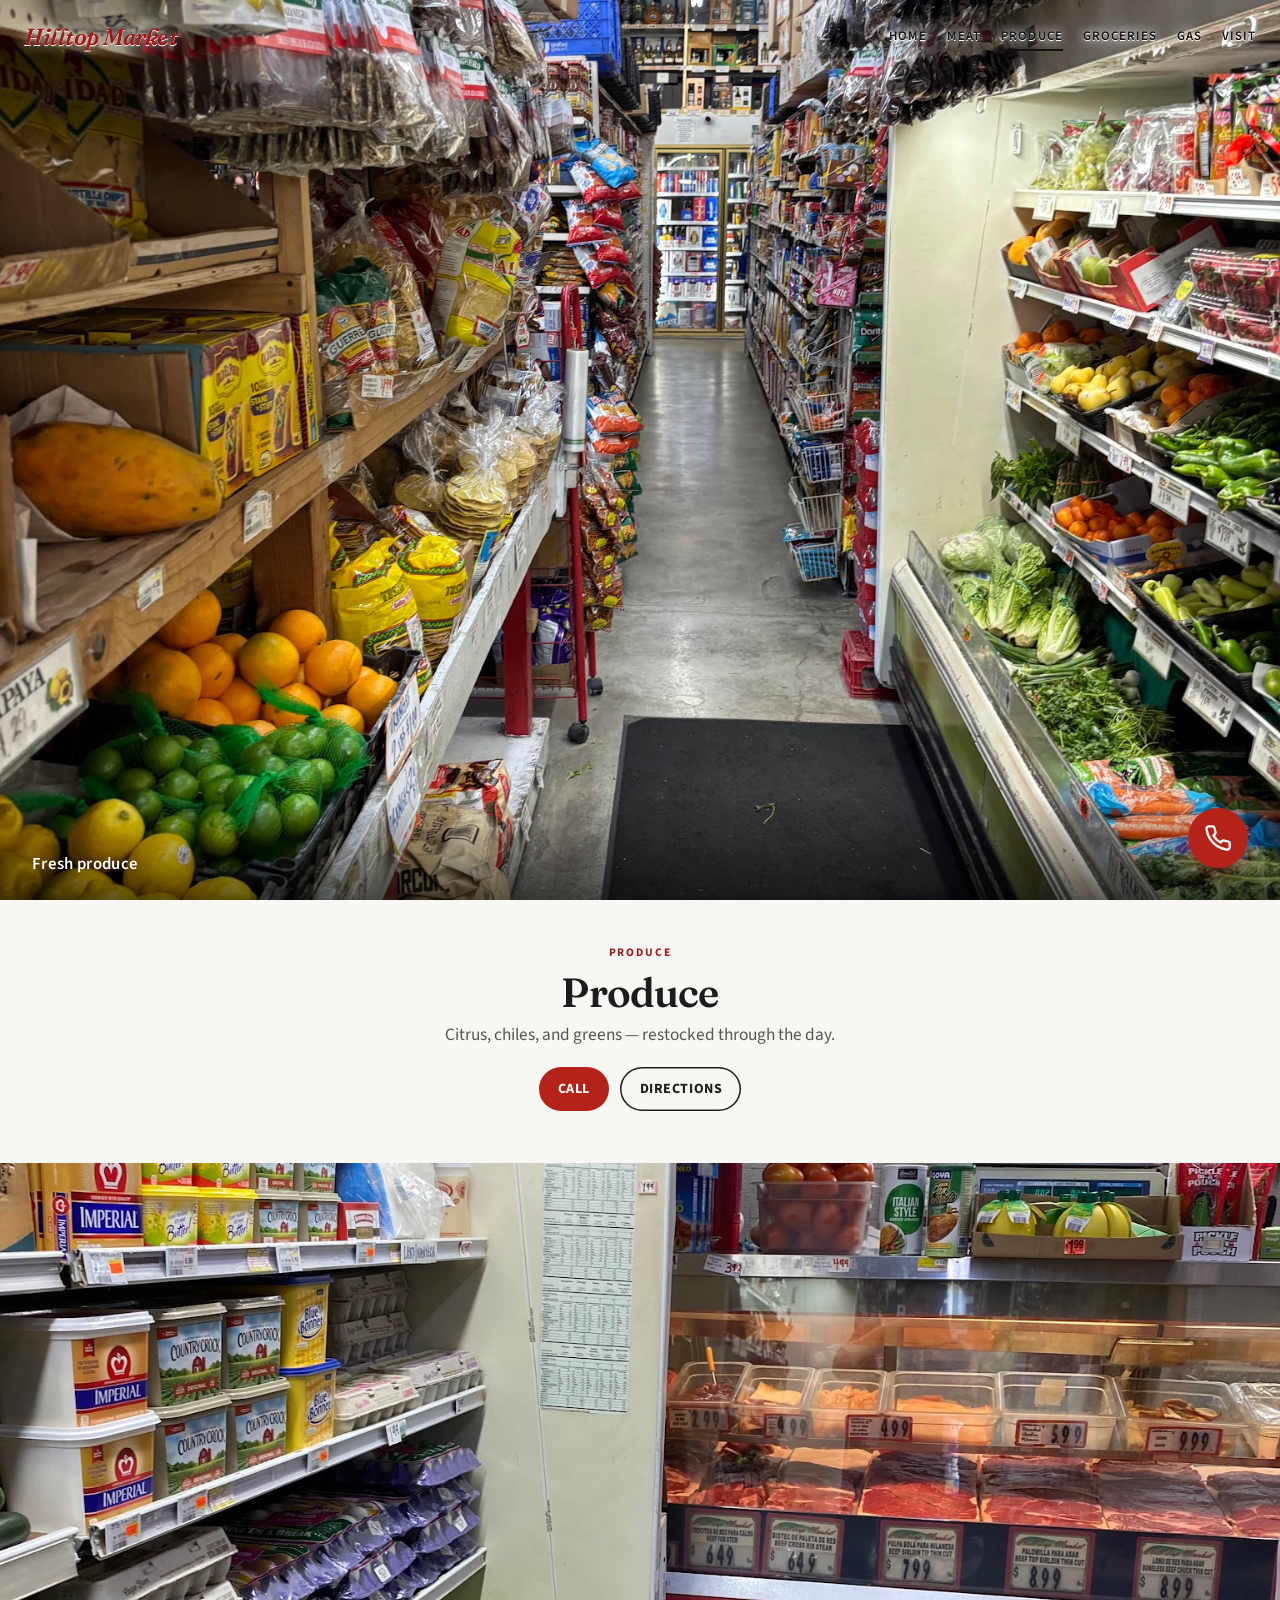
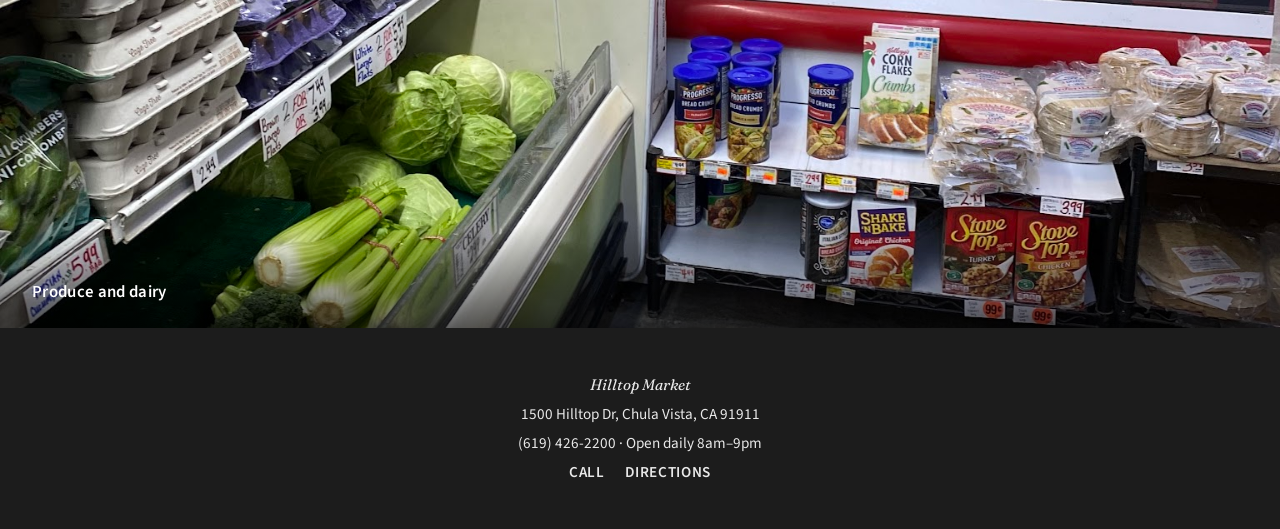
<file: produce.html>
<!DOCTYPE html>
<html lang="en">
<head>
    <meta charset="UTF-8">
    <meta name="viewport" content="width=device-width, initial-scale=1.0">
    <title>Produce — Hilltop Market</title>
    <meta name="description" content="Fresh produce at Hilltop Market in Chula Vista.">
    <link rel="preconnect" href="https://fonts.googleapis.com">
    <link rel="preconnect" href="https://fonts.gstatic.com" crossorigin>
    <link href="https://fonts.googleapis.com/css2?family=Fraunces:ital,opsz,wght@0,9..144,600;1,9..144,600&family=Source+Sans+3:wght@400;600;700&display=swap" rel="stylesheet">
    <link rel="stylesheet" href="css/style.css">
</head>
<body>
    <header class="floating-header">
        <div class="header-content">
            <a class="logo" href="index.html">Hilltop Market</a>
            <button type="button" class="nav-toggle" aria-expanded="false" aria-controls="site-nav" aria-label="Open menu">
                <span></span>
            </button>
            <nav id="site-nav">
                <a href="index.html">Home</a>
                <a href="meat.html">Meat</a>
                <a href="produce.html" class="is-current">Produce</a>
                <a href="groceries.html">Groceries</a>
                <a href="gas.html">Gas</a>
                <a href="visit.html">Visit</a>
            </nav>
        </div>
    </header>

    <a href="tel:6194262200" class="tap-to-call" aria-label="Call Hilltop Market">
        <svg xmlns="http://www.w3.org/2000/svg" width="24" height="24" viewBox="0 0 24 24" fill="none" stroke="currentColor" stroke-width="2" stroke-linecap="round" stroke-linejoin="round">
            <path d="M22 16.92v3a2 2 0 0 1-2.18 2 19.79 19.79 0 0 1-8.63-3.07 19.5 19.5 0 0 1-6-6 19.79 19.79 0 0 1-3.07-8.67A2 2 0 0 1 4.11 2h3a2 2 0 0 1 2 1.72 12.84 12.84 0 0 0 .7 2.81 2 2 0 0 1-.45 2.11L8.09 9.91a16 16 0 0 0 6 6l1.27-1.27a2 2 0 0 1 2.11-.45 12.84 12.84 0 0 0 2.81.7A2 2 0 0 1 22 16.92z"></path>
        </svg>
    </a>

    <main>
        <figure class="hero-section">
            <img src="images/produce_aisle_citrus_chiles_1.jpg" alt="Produce aisle with citrus, leafy greens, peppers, and dried chiles" loading="eager">
            <figcaption>Fresh produce</figcaption>
        </figure>

        <section class="info-section">
            <div class="info-content">
                <span class="kicker">Produce</span>
                <h1>Produce</h1>
                <p class="lede">Citrus, chiles, and greens — restocked through the day.</p>
                <div class="actions">
                    <a class="btn btn-primary" href="tel:6194262200">Call</a>
                    <a class="btn btn-secondary" href="visit.html">Directions</a>
                </div>
            </div>
        </section>

        <figure class="photo-block">
            <img src="images/produce_dairy_meat_corner_1.jpg" alt="Produce, dairy, and the meat counter in the same corner of the store" loading="lazy">
            <figcaption>Produce and dairy</figcaption>
        </figure>
    </main>

    <footer>
        <div class="footer-content">
            <p class="footer-name">Hilltop Market</p>
            <p>1500 Hilltop Dr, Chula Vista, CA 91911</p>
            <p><a href="tel:6194262200">(619) 426-2200</a> · Open daily 8am–9pm</p>
            <p class="footer-links">
                <a href="tel:6194262200">Call</a>
                <a href="visit.html">Directions</a>
            </p>
        </div>
    </footer>

    <script src="js/main.js"></script>
</body>
</html>
</file>
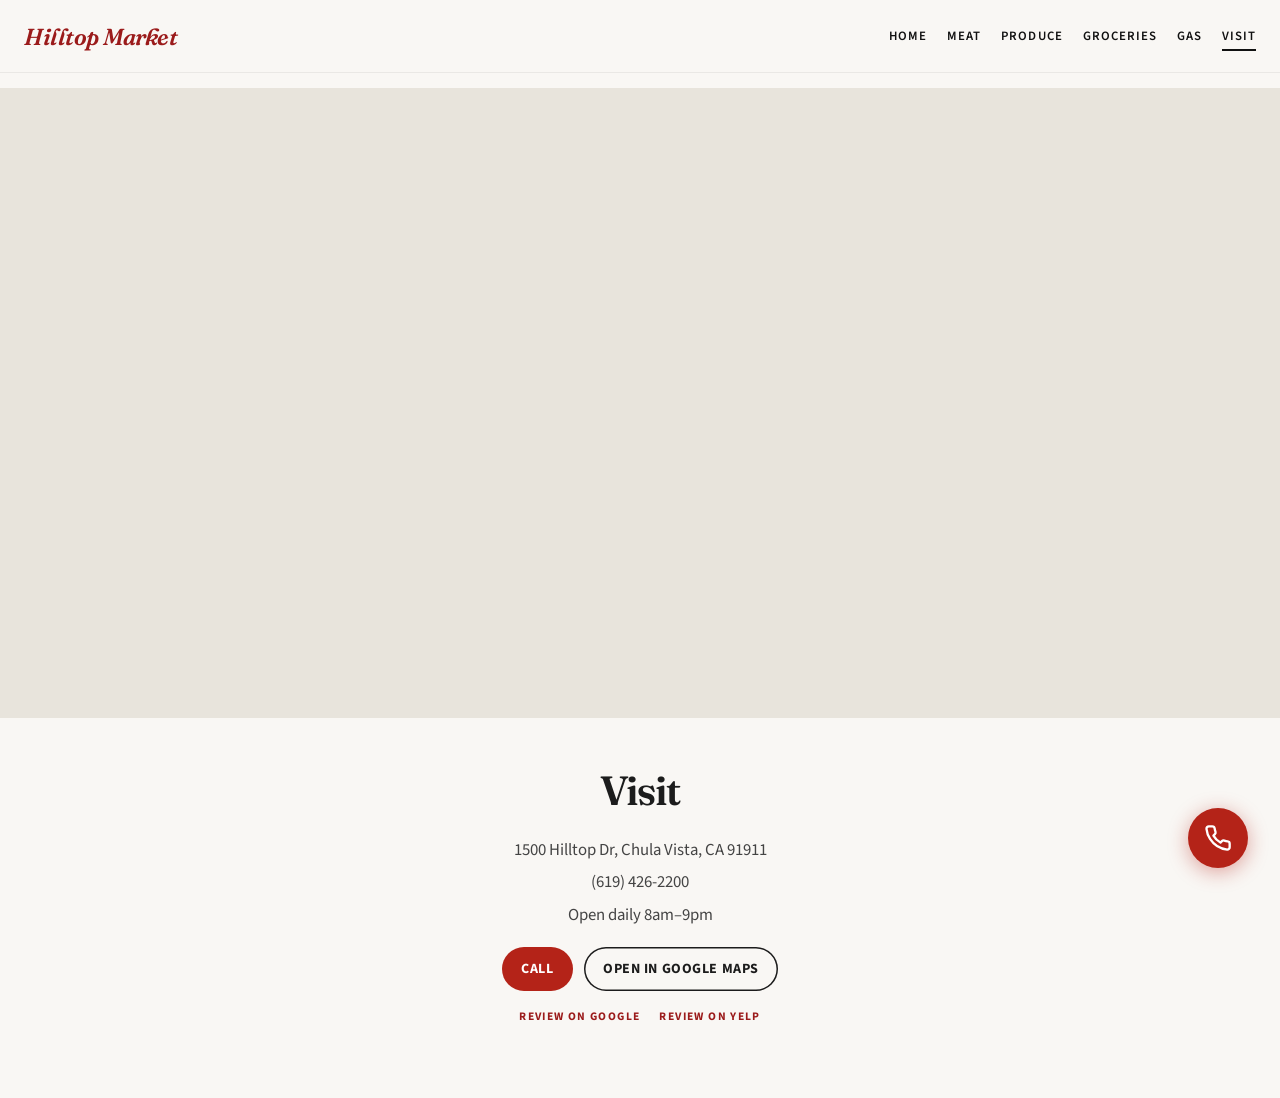
<file: visit.html>
<!DOCTYPE html>
<html lang="en">
<head>
    <meta charset="UTF-8">
    <meta name="viewport" content="width=device-width, initial-scale=1.0">
    <title>Visit — Hilltop Market</title>
    <meta name="description" content="Visit Hilltop Market at 1500 Hilltop Dr, Chula Vista, CA 91911. Open daily 8am–9pm. (619) 426-2200.">
    <link rel="preconnect" href="https://fonts.googleapis.com">
    <link rel="preconnect" href="https://fonts.gstatic.com" crossorigin>
    <link href="https://fonts.googleapis.com/css2?family=Fraunces:ital,opsz,wght@0,9..144,600;1,9..144,600&family=Source+Sans+3:wght@400;600;700&display=swap" rel="stylesheet">
    <link rel="stylesheet" href="css/style.css">
</head>
<body class="visit-page">
    <header class="floating-header">
        <div class="header-content">
            <a class="logo" href="index.html">Hilltop Market</a>
            <button type="button" class="nav-toggle" aria-expanded="false" aria-controls="site-nav" aria-label="Open menu">
                <span></span>
            </button>
            <nav id="site-nav">
                <a href="index.html">Home</a>
                <a href="meat.html">Meat</a>
                <a href="produce.html">Produce</a>
                <a href="groceries.html">Groceries</a>
                <a href="gas.html">Gas</a>
                <a href="visit.html" class="is-current">Visit</a>
            </nav>
        </div>
    </header>

    <a href="tel:6194262200" class="tap-to-call" aria-label="Call Hilltop Market">
        <svg xmlns="http://www.w3.org/2000/svg" width="24" height="24" viewBox="0 0 24 24" fill="none" stroke="currentColor" stroke-width="2" stroke-linecap="round" stroke-linejoin="round">
            <path d="M22 16.92v3a2 2 0 0 1-2.18 2 19.79 19.79 0 0 1-8.63-3.07 19.5 19.5 0 0 1-6-6 19.79 19.79 0 0 1-3.07-8.67A2 2 0 0 1 4.11 2h3a2 2 0 0 1 2 1.72 12.84 12.84 0 0 0 .7 2.81 2 2 0 0 1-.45 2.11L8.09 9.91a16 16 0 0 0 6 6l1.27-1.27a2 2 0 0 1 2.11-.45 12.84 12.84 0 0 0 2.81.7A2 2 0 0 1 22 16.92z"></path>
        </svg>
    </a>

    <main>
        <iframe
            class="visit-map"
            title="Google Map of Hilltop Market, 1500 Hilltop Dr, Chula Vista"
            src="https://www.google.com/maps?q=32.5997222,-117.0519444&z=17&output=embed"
            loading="lazy"
            referrerpolicy="no-referrer-when-downgrade"
            allowfullscreen></iframe>

        <section class="visit-details">
            <h1>Visit</h1>
            <p class="nap">1500 Hilltop Dr, Chula Vista, CA 91911</p>
            <p class="hours"><a href="tel:6194262200">(619) 426-2200</a></p>
            <p class="hours">Open daily 8am–9pm</p>
            <div class="actions">
                <a class="btn btn-primary" href="tel:6194262200">Call</a>
                <a class="btn btn-secondary" href="https://www.google.com/maps?cid=5065400576350430453" target="_blank" rel="noopener noreferrer">Open in Google Maps</a>
            </div>
            <p class="brand-links">
                <a href="https://search.google.com/local/writereview?cid=5065400576350430453" target="_blank" rel="noopener noreferrer">Review on Google</a>
                <a href="https://www.yelp.com/writeareview/biz/hilltop-market-chula-vista" target="_blank" rel="noopener noreferrer">Review on Yelp</a>
            </p>
        </section>
    </main>

    <script src="js/main.js"></script>
</body>
</html>
</file>
<file: css/style.css>
/* Reset and Base Styles */
* {
    margin: 0;
    padding: 0;
    box-sizing: border-box;
}

html {
    scroll-behavior: smooth;
}

body {
    font-family: "Source Sans 3", -apple-system, BlinkMacSystemFont, "Segoe UI", Roboto, sans-serif;
    line-height: 1.6;
    color: #222;
    overflow-x: hidden;
    background: #111;
}

h1, h2, .logo, .offer-title {
    font-family: Fraunces, "Iowan Old Style", Palatino, Georgia, serif;
    font-optical-sizing: auto;
}

/* Floating transparent header — sits ON the first photo, never a solid bar above it */
.floating-header {
    position: fixed;
    top: 0;
    left: 0;
    right: 0;
    z-index: 1000;
    padding: 1.1rem 1.5rem;
    background: transparent;
    background-color: transparent;
    transition: background 0.3s ease, box-shadow 0.3s ease;
}

.floating-header.scrolled {
    background: rgba(255, 255, 255, 0.94);
    backdrop-filter: blur(10px);
    box-shadow: 0 2px 20px rgba(0, 0, 0, 0.08);
}

.header-content {
    max-width: 1400px;
    margin: 0 auto;
    display: flex;
    justify-content: space-between;
    align-items: center;
    gap: 1.25rem;
}

.logo {
    font-size: 1.45rem;
    font-weight: 600;
    font-style: italic;
    color: #9b1b1b;
    text-decoration: none;
    text-shadow: 0 1px 0 #fff, 0 0 14px rgba(255, 255, 255, 0.85);
    white-space: nowrap;
    letter-spacing: -0.02em;
}

.floating-header.scrolled .logo {
    text-shadow: none;
}

.nav-toggle {
    display: none;
    width: 42px;
    height: 42px;
    border: 0;
    background: transparent;
    cursor: pointer;
    position: relative;
    flex-shrink: 0;
}

.nav-toggle span,
.nav-toggle span::before,
.nav-toggle span::after {
    display: block;
    width: 20px;
    height: 2px;
    background: #1a1a1a;
    border-radius: 1px;
    position: absolute;
    left: 11px;
    box-shadow: 0 0 0 1px rgba(255, 255, 255, 0.7);
}

.nav-toggle span {
    top: 20px;
}

.nav-toggle span::before,
.nav-toggle span::after {
    content: "";
    left: 0;
}

.nav-toggle span::before {
    top: -6px;
}

.nav-toggle span::after {
    top: 6px;
}

nav {
    display: flex;
    flex-wrap: wrap;
    justify-content: flex-end;
    align-items: center;
    gap: 1.05rem 1.25rem;
}

nav a {
    color: #111;
    text-decoration: none;
    font-weight: 600;
    font-size: 0.8rem;
    text-transform: uppercase;
    letter-spacing: 0.08em;
    text-shadow: 0 1px 0 #fff, 0 0 10px rgba(255, 255, 255, 0.95), 0 0 18px rgba(255, 255, 255, 0.8);
    position: relative;
}

nav a::after {
    content: '';
    position: absolute;
    bottom: -5px;
    left: 0;
    width: 0;
    height: 2px;
    background: currentColor;
    transition: width 0.3s ease;
}

nav a:hover::after,
nav a.is-current::after {
    width: 100%;
}

.floating-header.scrolled nav a {
    text-shadow: none;
}

/* Sticky tap-to-call */
.tap-to-call {
    position: fixed;
    bottom: 2rem;
    right: 2rem;
    width: 60px;
    height: 60px;
    background: #b42318;
    border-radius: 50%;
    display: flex;
    align-items: center;
    justify-content: center;
    color: white;
    text-decoration: none;
    box-shadow: 0 4px 20px rgba(180, 35, 24, 0.4);
    transition: transform 0.3s ease, box-shadow 0.3s ease;
    z-index: 999;
}

.tap-to-call:hover {
    transform: scale(1.08);
    box-shadow: 0 6px 30px rgba(180, 35, 24, 0.6);
}

.tap-to-call svg {
    width: 28px;
    height: 28px;
}

main {
    padding-top: 0;
    background: #111;
}

/* Full-bleed photos with visible captions */
.hero-section,
.photo-block {
    width: 100%;
    position: relative;
    overflow: hidden;
    margin: 0;
}

/* Contrast break between consecutive photos — they must never share an edge.
   Dark band (body/main #111) sits between stills; cream title band is unchanged.
   Margin (not border) so 85vh photos stay full size. */
.hero-section + .hero-section,
.hero-section + .photo-block,
.photo-block + .photo-block,
.photo-block + .hero-section {
    margin-top: clamp(4.5rem, 12vh, 7rem);
}

.hero-section {
    height: 100vh;
    min-height: 560px;
}

.photo-block {
    height: 85vh;
    min-height: 480px;
}

.hero-section img,
.photo-block img {
    width: 100%;
    height: 100%;
    object-fit: cover;
    object-position: center;
    display: block;
}

.hero-front img {
    object-position: center 22%;
}

#salsas,
#arrachera,
#longaniza,
#tortillas,
#chips,
#aisle {
    scroll-margin-top: 4.5rem;
}

.hero-section figcaption,
.photo-block figcaption {
    position: absolute;
    left: 0;
    right: 0;
    bottom: 0;
    padding: 3.5rem 2rem 1.4rem;
    background: linear-gradient(transparent, rgba(0, 0, 0, 0.62));
    color: #fff;
    font-size: 1.05rem;
    font-weight: 600;
    letter-spacing: 0.02em;
}

.hero-section figcaption.hero-dock {
    display: flex;
    flex-direction: column;
    align-items: center;
    justify-content: flex-end;
    gap: 0.2rem;
    padding: 5.5rem 1.5rem 1.85rem;
    text-align: center;
}

.hero-dock-name {
    font-size: 1.08rem;
    font-weight: 600;
    letter-spacing: 0.02em;
}

.hero-dock-hours {
    font-size: 0.92rem;
    font-weight: 500;
    opacity: 0.92;
    margin-bottom: 0.65rem;
}

.hero-dock-actions {
    display: flex;
    flex-wrap: wrap;
    justify-content: center;
    gap: 0.7rem;
}

.btn-on-dark {
    background: transparent;
    color: #fff;
    box-shadow: inset 0 0 0 1.5px #fff;
}

.btn-on-dark:hover {
    background: #fff;
    color: #1c1c1c;
}

/* Compact identity + rating — not a paragraph */
.info-section {
    min-height: auto;
    display: flex;
    align-items: center;
    justify-content: center;
    background: #f9f7f4;
    padding: 2.75rem 1.5rem 3.25rem;
}

.info-content {
    text-align: center;
    max-width: 640px;
}

.home-intro .info-content,
.dept-intro .info-content {
    max-width: 980px;
}

.cluster-band {
    background: #f9f7f4;
    text-align: center;
    padding: 2rem 1.5rem 1.9rem;
}

.cluster-band h2 {
    font-size: 1.7rem;
    font-weight: 600;
    color: #1c1c1c;
    letter-spacing: -0.02em;
}

.photo-block + .cluster-band,
.cluster-band + .photo-block,
.info-section + .cluster-band {
    margin-top: 0;
}

.kicker {
    display: block;
    font-size: 0.72rem;
    font-weight: 700;
    letter-spacing: 0.16em;
    text-transform: uppercase;
    color: #9b1b1b;
    margin-bottom: 0.45rem;
}

.info-content h1 {
    font-size: 2.55rem;
    font-weight: 600;
    color: #1c1c1c;
    margin-bottom: 0.35rem;
    line-height: 1.12;
    letter-spacing: -0.02em;
}

.info-content .lede {
    font-size: 1.08rem;
    color: #555;
    margin-bottom: 0.85rem;
    font-weight: 400;
}

.rating {
    display: flex;
    align-items: center;
    justify-content: center;
    gap: 0.55rem;
    margin: 0.15rem 0 0.7rem;
    font-size: 0.95rem;
    color: #444;
}

.stars {
    display: inline-flex;
    align-items: center;
    line-height: 1;
    font-size: 1.2rem;
}

.star {
    color: #f5b400;
}

.star-empty {
    color: #ddd2b8;
    position: relative;
}

.star-partial {
    position: relative;
    color: #ddd2b8;
}

.star-partial::after {
    content: "★";
    position: absolute;
    left: 0;
    top: 0;
    width: 70%;
    overflow: hidden;
    color: #f5b400;
}

.rating-meta {
    font-weight: 500;
}

.nap,
.hours {
    font-size: 0.95rem;
    color: #555;
    margin: 0.2rem 0;
    font-weight: 400;
}

.actions {
    display: flex;
    flex-wrap: wrap;
    justify-content: center;
    gap: 0.7rem;
    margin-top: 1.15rem;
}

.brand-links {
    display: flex;
    flex-wrap: wrap;
    justify-content: center;
    gap: 0.65rem 1.2rem;
    margin-top: 1.05rem;
}

.brand-links a {
    color: #9b1b1b;
    text-decoration: none;
    font-size: 0.72rem;
    font-weight: 700;
    letter-spacing: 0.12em;
    text-transform: uppercase;
}

.brand-links a:hover {
    text-decoration: underline;
}

.btn {
    display: inline-flex;
    align-items: center;
    justify-content: center;
    min-height: 44px;
    padding: 0.55rem 1.2rem;
    border-radius: 999px;
    font-size: 0.88rem;
    font-weight: 700;
    letter-spacing: 0.04em;
    text-decoration: none;
    text-transform: uppercase;
}

.btn-primary {
    background: #b42318;
    color: #fff;
}

.btn-primary:hover {
    background: #931c14;
}

.btn-secondary {
    background: transparent;
    color: #1c1c1c;
    box-shadow: inset 0 0 0 1.5px #1c1c1c;
}

.btn-secondary:hover {
    background: #1c1c1c;
    color: #fff;
}

.offer-grid {
    display: grid;
    grid-template-columns: repeat(3, 1fr);
    gap: 1rem;
    margin: 1.5rem 0 0.25rem;
    text-align: left;
}

.offer {
    display: flex;
    flex-direction: column;
    background: #fff;
    border-radius: 12px;
    overflow: hidden;
    text-decoration: none;
    color: inherit;
    box-shadow: 0 8px 24px rgba(0, 0, 0, 0.06);
    min-height: 100%;
}

.offer:hover {
    box-shadow: 0 12px 28px rgba(0, 0, 0, 0.1);
}

.offer img {
    width: 100%;
    height: 150px;
    object-fit: cover;
    display: block;
}

.offer-body {
    padding: 0.85rem 1rem 1.05rem;
}

.offer-kicker {
    font-size: 0.68rem;
    font-weight: 700;
    letter-spacing: 0.12em;
    text-transform: uppercase;
    color: #9b1b1b;
}

.offer-title {
    display: block;
    font-size: 1.28rem;
    font-weight: 600;
    margin: 0.15rem 0 0.25rem;
    color: #1c1c1c;
}

.offer-body p {
    font-size: 0.92rem;
    color: #555;
    line-height: 1.4;
}

/* Visit: map + NAP + hours only — no photo dump */
.visit-page {
    background: #f9f7f4;
}

.visit-page .floating-header {
    background: rgba(249, 247, 244, 0.96);
    box-shadow: 0 1px 0 rgba(0, 0, 0, 0.06);
}

.visit-page .logo,
.visit-page nav a {
    text-shadow: none;
}

.visit-page .nav-toggle span,
.visit-page .nav-toggle span::before,
.visit-page .nav-toggle span::after {
    box-shadow: none;
}

.visit-page main {
    padding-top: 5.5rem;
    background: #f9f7f4;
}

.visit-map {
    display: block;
    width: 100%;
    height: min(70vh, 640px);
    min-height: 360px;
    border: 0;
    background: #e8e4dc;
}

.visit-details {
    text-align: center;
    padding: 2.5rem 1.5rem 4.5rem;
}

.visit-details h1 {
    font-size: 2.55rem;
    font-weight: 600;
    color: #1c1c1c;
    margin-bottom: 0.85rem;
    letter-spacing: -0.02em;
}

.visit-details .nap,
.visit-details .hours {
    font-size: 1.05rem;
    color: #444;
    margin: 0.35rem 0;
}

.visit-details .nap a,
.visit-details .hours a {
    color: inherit;
    text-decoration: none;
}

.visit-details .nap a:hover,
.visit-details .hours a:hover {
    text-decoration: underline;
}

footer {
    background: #1c1c1c;
    color: #fff;
    padding: 2.5rem 2rem;
    text-align: center;
}

.footer-name {
    font-family: Fraunces, Georgia, serif;
    font-style: italic;
    font-size: 1.2rem;
    margin-bottom: 0.45rem;
}

.footer-content p {
    margin: 0.3rem 0;
    font-size: 0.95rem;
    opacity: 0.9;
}

.footer-content a {
    color: inherit;
    text-decoration: none;
}

.footer-content a:hover {
    text-decoration: underline;
}

.footer-links {
    margin-top: 0.75rem;
    display: flex;
    justify-content: center;
    gap: 1.25rem;
    font-size: 0.85rem;
    font-weight: 600;
    letter-spacing: 0.04em;
    text-transform: uppercase;
}

@media (max-width: 860px) {
    .header-content {
        flex-wrap: wrap;
        gap: 0.5rem 1rem;
    }

    .nav-toggle {
        display: block;
        margin-left: auto;
    }

    nav {
        display: none;
        width: 100%;
        flex-direction: column;
        align-items: center;
        gap: 0.85rem;
        padding: 0.5rem 0 0.35rem;
    }

    .floating-header:has(nav.is-open) {
        background: #f9f7f4;
        box-shadow: 0 10px 28px rgba(0, 0, 0, 0.12);
    }

    nav.is-open {
        display: flex;
        background: #f9f7f4;
        border-radius: 0;
        padding: 0.9rem 0.75rem 1rem;
    }

    nav a {
        font-size: 0.78rem;
        text-shadow: none;
    }

    .logo {
        font-size: 1.25rem;
    }

    .hero-section {
        height: 70vh;
        min-height: 420px;
    }

    .hero-section figcaption.hero-dock {
        padding-bottom: 5.25rem;
    }

    .photo-block {
        height: 62vh;
        min-height: 380px;
    }

    .info-content h1,
    .visit-details h1 {
        font-size: 1.85rem;
    }

    .offer-grid {
        grid-template-columns: 1fr;
    }

    .offer img {
        height: 180px;
    }

    .visit-page main {
        padding-top: 4.75rem;
    }

    .visit-map {
        height: 50vh;
        min-height: 280px;
    }

    .tap-to-call {
        width: 50px;
        height: 50px;
        bottom: 1.5rem;
        right: 1.5rem;
    }

    .tap-to-call svg {
        width: 24px;
        height: 24px;
    }
}
</file>
